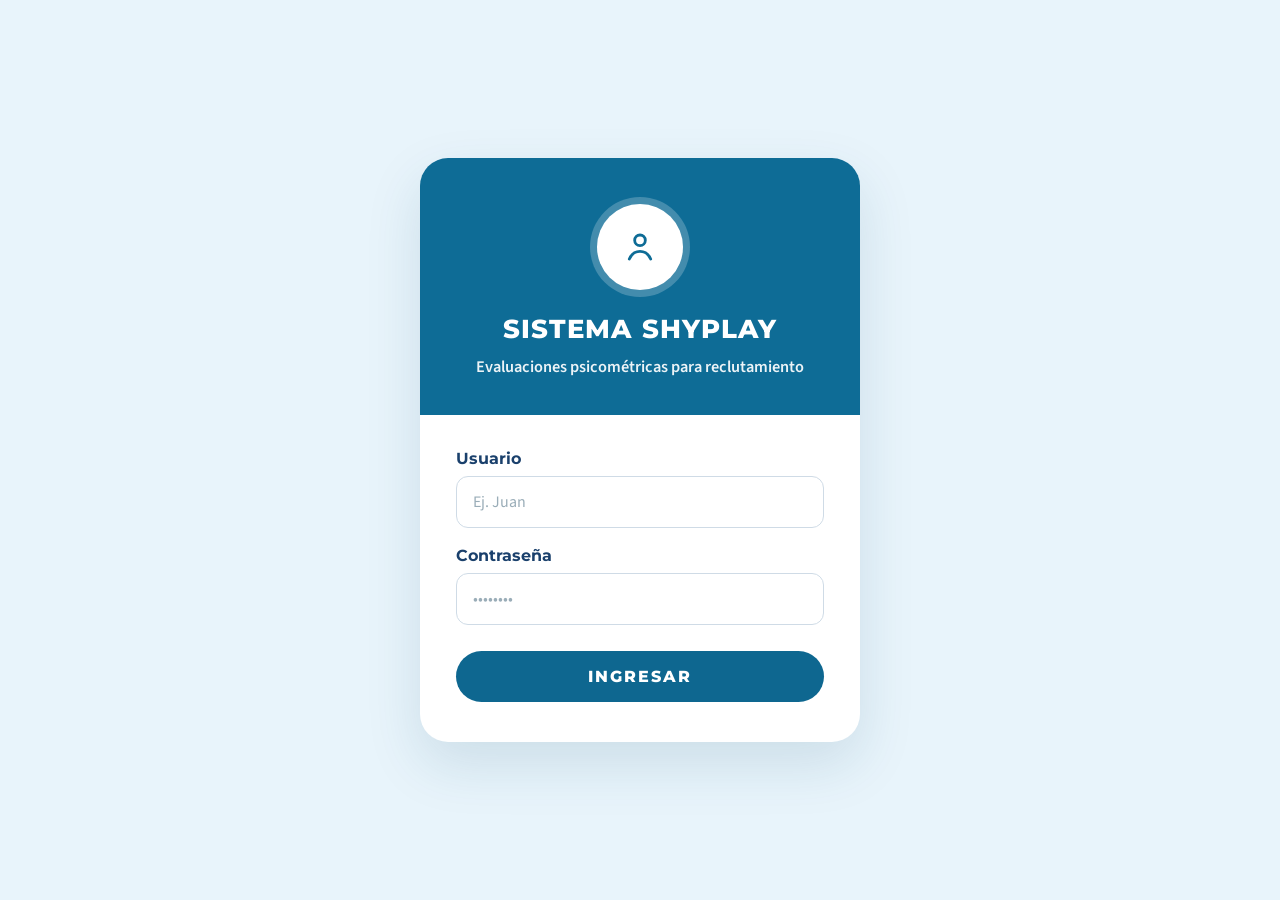
<file: pruebaSistem/index.html>
<!DOCTYPE html>
<html lang="es">
<head>
  <meta charset="UTF-8">
  <meta http-equiv="refresh" content="0; url=login.html">
  <title>Sistema Shyplay</title>
  <script>location.replace("login.html");</script>
</head>
<body>
  <p><a href="login.html">Entrar al Sistema Shyplay</a></p>
</body>
</html>
</file>
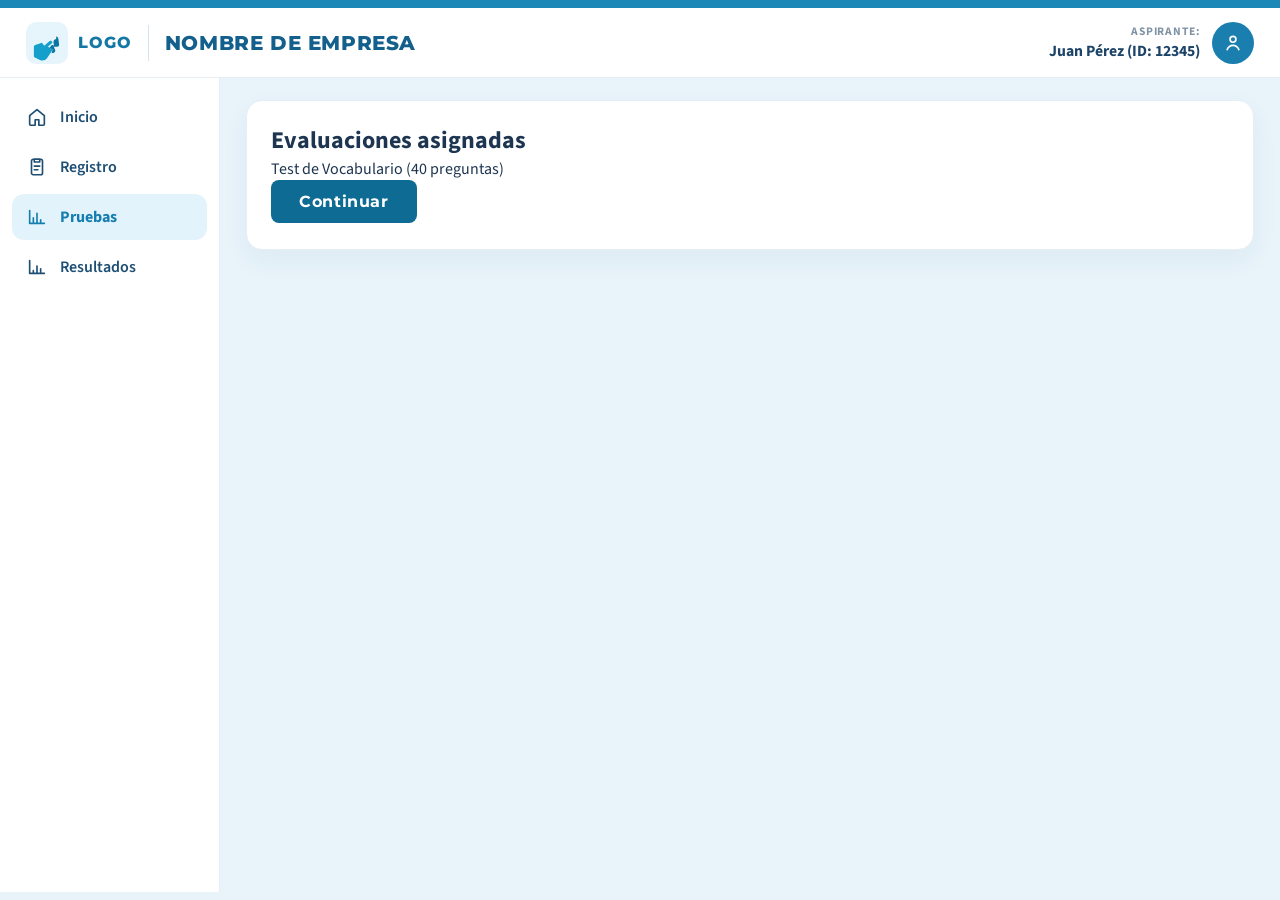
<file: pruebaSistem/dashboard.html>
<!DOCTYPE html>
<html lang="es">
<head>
  <meta charset="UTF-8">
  <meta name="viewport" content="width=device-width, initial-scale=1.0">
  <title>Prueba activa | Sistema Shyplay</title>
  <link rel="preconnect" href="https://fonts.googleapis.com">
  <link rel="preconnect" href="https://fonts.gstatic.com" crossorigin>
  <link href="https://fonts.googleapis.com/css2?family=Montserrat:wght@600;700;800&family=Source+Sans+3:wght@400;600;700&display=swap" rel="stylesheet">
  <link rel="stylesheet" href="css/estilos.css">
</head>
<body class="pagina-app">
<header class="barra">
  <div class="marca">
    <a class="marca-logo" href="inicio.html">
        <span class="marca-icono" aria-hidden="true">
          <svg viewBox="0 0 64 64">
            <rect width="64" height="64" rx="16" fill="#e6f5fb"/>
            <path fill="#15a0cc" d="M12 38c0-1.4.8-2.6 2-3.1l9.2-3c.8-.3 1.6.1 2.1.8l2.4 3.4 8.4-7.1c1.4-1.2 3.5-.4 3.8 1.4l.3 1.4-6.8 6 5 2.4c1.6.8 2 2.7 1 4.1L32 55.2c-2.4 3.2-7 4.4-10.8 2.6l-7.6-3.6c-1-.5-1.6-1.4-1.6-2.4V38z"/>
            <path fill="#0c74a0" d="M46 22c1.8.4 3.1 1.8 3.3 3.6l1.2 8.6c.3 1.8-1.1 3.4-2.9 3.4l-5.2.2 2 5c.7 1.6-.2 3.5-2 3.9l-3.4.8 1.5-5.6-4.6-2.6 3.7-4.6 3 1.3-.7-5.2c-.3-2 .8-3.9 2.8-4.5l1.3-.3z"/>
          </svg>
        </span>
      LOGO
    </a>
    <span class="marca-divisor" aria-hidden="true"></span>
    <p class="marca-empresa">NOMBRE DE EMPRESA</p>
  </div>
  <div class="aspirante">
    <div>
      <span class="aspirante-etiqueta">ASPIRANTE:</span>
      <strong class="aspirante-nombre" id="aspirante-nombre">Juan Pérez (ID: 12345)</strong>
    </div>
    <span class="aspirante-avatar" aria-hidden="true">
        <svg viewBox="0 0 24 24"><circle cx="12" cy="8" r="3.2"></circle><path d="M5.6 19.2c1.3-3.1 3.6-4.6 6.4-4.6s5.1 1.5 6.4 4.6"></path></svg>
      </span>
  </div>
</header>
<div class="layout">
  <nav class="menu" aria-label="Principal">
    <a href="inicio.html">
      <svg viewBox="0 0 24 24"><path d="M4 10.5 12 4l8 6.5V20a1 1 0 0 1-1 1h-5v-6H10v6H5a1 1 0 0 1-1-1v-9.5z"></path></svg>
      Inicio
    </a>
    <a href="registro.html">
      <svg viewBox="0 0 24 24"><rect x="6" y="3.5" width="12" height="17" rx="2"></rect><path d="M9 3.5h6v3H9zM9 11h6M9 15h4"></path></svg>
      Registro
    </a>
    <a class="activo" href="pruebas.html" aria-current="page">
      <svg viewBox="0 0 24 24"><path d="M4 19V5M4 19h16M8 19v-6M12 19V8M16 19v-4"></path></svg>
      Pruebas
    </a>
    <a href="resultados.html">
      <svg viewBox="0 0 24 24"><path d="M4 19V5M4 19h16M8 16v3M12 11v8M16 14v5"></path></svg>
      Resultados
    </a>
  </nav>
  <main class="contenido" id="contenedor-principal">
    <!-- Aquí puedes poner la vista previa o la tarjeta de bienvenida a las pruebas -->
    <section class="panel">
      <h2>Evaluaciones asignadas</h2>
      <p>Test de Vocabulario (40 preguntas)</p>
      <a href="test_vocabulario.html" class="boton">Continuar</a>
    </section>
  </main>
</div>
<script src="js/comun.js"></script>
</body>
</html>
</file>
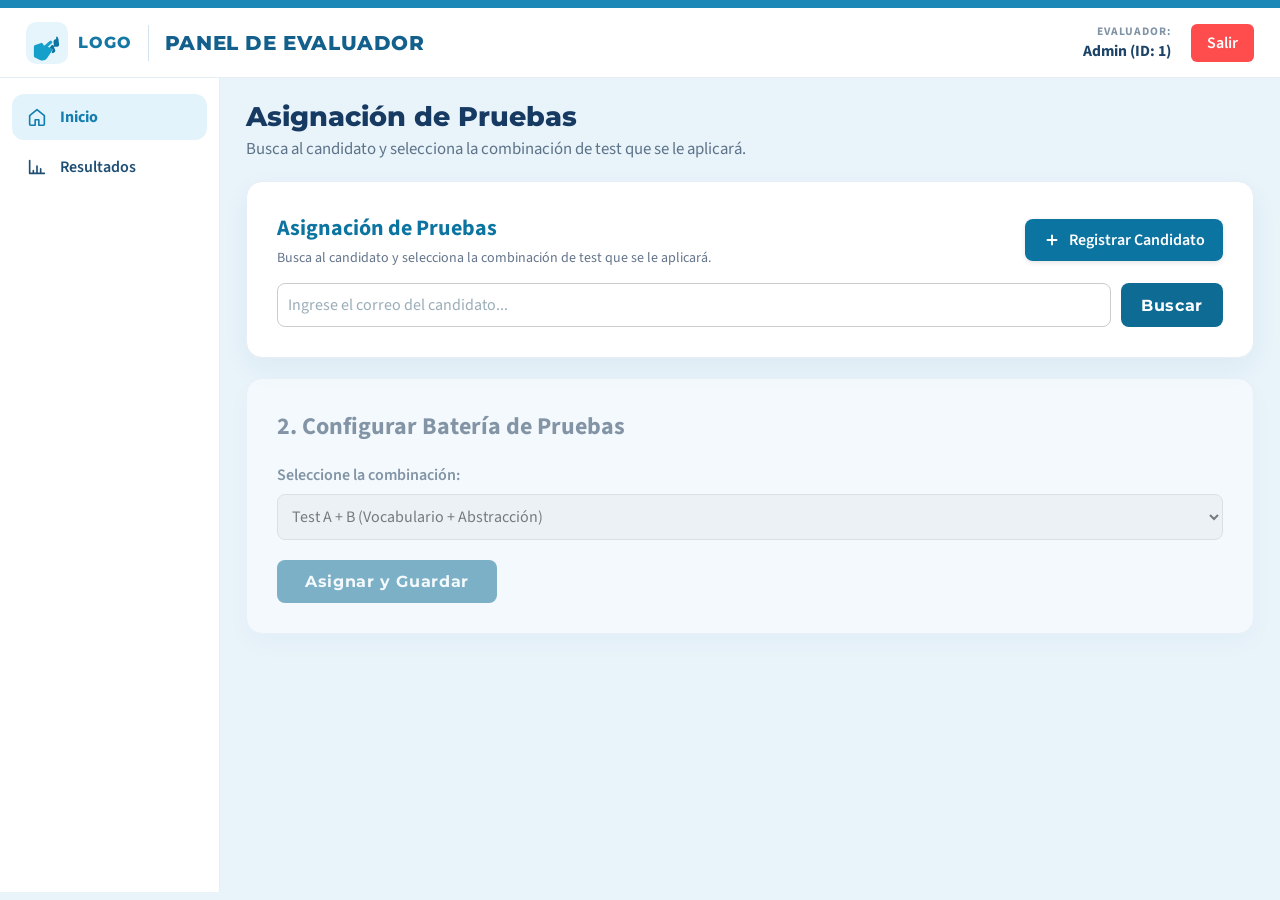
<file: pruebaSistem/evaluador.html>
<!DOCTYPE html>
<html lang="es">
<head>
    <meta charset="UTF-8">
    <meta name="viewport" content="width=device-width, initial-scale=1.0">
    <title>Panel Evaluador | Sistema Shyplay</title>
    <link rel="preconnect" href="https://fonts.googleapis.com">
    <link rel="preconnect" href="https://fonts.gstatic.com" crossorigin>
    <link href="https://fonts.googleapis.com/css2?family=Montserrat:wght@600;700;800&family=Source+Sans+3:wght@400;600;700&display=swap" rel="stylesheet">
    <link rel="stylesheet" href="css/estilos.css">
</head>
<body class="pagina-app">
<header class="barra">
    <div class="marca">
        <a class="marca-logo" href="evaluador.html">
        <span class="marca-icono" aria-hidden="true">
          <svg viewBox="0 0 64 64">
            <rect width="64" height="64" rx="16" fill="#e6f5fb"/>
            <path fill="#15a0cc" d="M12 38c0-1.4.8-2.6 2-3.1l9.2-3c.8-.3 1.6.1 2.1.8l2.4 3.4 8.4-7.1c1.4-1.2 3.5-.4 3.8 1.4l.3 1.4-6.8 6 5 2.4c1.6.8 2 2.7 1 4.1L32 55.2c-2.4 3.2-7 4.4-10.8 2.6l-7.6-3.6c-1-.5-1.6-1.4-1.6-2.4V38z"/>
            <path fill="#0c74a0" d="M46 22c1.8.4 3.1 1.8 3.3 3.6l1.2 8.6c.3 1.8-1.1 3.4-2.9 3.4l-5.2.2 2 5c.7 1.6-.2 3.5-2 3.9l-3.4.8 1.5-5.6-4.6-2.6 3.7-4.6 3 1.3-.7-5.2c-.3-2 .8-3.9 2.8-4.5l1.3-.3z"/>
          </svg>
        </span>
            LOGO
        </a>
        <span class="marca-divisor" aria-hidden="true"></span>
        <p class="marca-empresa">PANEL DE EVALUADOR</p>
    </div>

    <!-- Contenedor derecho: Información del usuario + Botón Salir -->
    <div style="display: flex; align-items: center; gap: 20px;">
        <div class="aspirante">
            <div>
                <span class="aspirante-etiqueta">EVALUADOR:</span>
                <strong class="aspirante-nombre" id="evaluador-nombre">Admin (ID: 1)</strong>
            </div>
        </div>
        <!-- Botón Salir -->
        <button id="btn-salir" style="background-color: #ff4d4d; color: white; border: none; padding: 8px 16px; border-radius: 6px; font-weight: 600; cursor: pointer; transition: background 0.2s;">
            Salir
        </button>
    </div>
</header>

<div class="layout">
    <nav class="menu" aria-label="Principal">
        <a class="activo" href="evaluador.html">
            <svg viewBox="0 0 24 24"><path d="M4 10.5 12 4l8 6.5V20a1 1 0 0 1-1 1h-5v-6H10v6H5a1 1 0 0 1-1-1v-9.5z"></path></svg>
            Inicio
        </a>
        <a href="resultados.html">
            <svg viewBox="0 0 24 24"><path d="M4 19V5M4 19h16M8 16v3M12 11v8M16 14v5"></path></svg>
            Resultados
        </a>
    </nav>

    <main class="contenido">
        <h1 class="titulo-pagina">Asignación de Pruebas</h1>
        <p class="subtitulo">Busca al candidato y selecciona la combinación de test que se le aplicará.</p>

        <!--SECCIÓN DE BÚSQUEDA DE CANDIDATO -->
        <section class="panel" style="margin-top: 20px; padding: 30px;">
            <!-- Encabezado de la sección con el botón de registro alineado a la derecha -->
            <div style="display: flex; justify-content: space-between; align-items: center; margin-bottom: 15px;">
                <div>
                    <h2 style="font-size: 22px; color: #0c74a0; margin: 0;">Asignación de Pruebas</h2>
                    <p style="color: #64748b; margin: 4px 0 0 0; font-size: 14px;">Busca al candidato y selecciona la combinación de test que se le aplicará.</p>
                </div>

                <!-- Botón para abrir el modal de registro -->
                <button id="btn-abrir-modal-registro" style="background-color: #0c74a0; color: white; border: none; padding: 10px 18px; border-radius: 8px; font-weight: 600; cursor: pointer; display: flex; align-items: center; gap: 8px; box-shadow: 0 2px 5px rgba(0,0,0,0.1); transition: background 0.2s;">
                    <svg viewBox="0 0 24 24" width="18" height="18" fill="none" stroke="currentColor" stroke-width="2.5"><path d="M12 5v14M5 12h14"/></svg>
                    Registrar Candidato
                </button>
            </div>
            <div style="display: flex; gap: 10px; margin-top: 15px;">
                <input type="email" id="input-correo-buscar" class="input-control" placeholder="Ingrese el correo del candidato..." style="flex: 1; padding: 10px; border-radius: 8px; border: 1px solid #ccc;">
                <button type="button" id="btn-buscar-candidato" class="boton" style="padding: 10px 20px;">Buscar</button>
            </div>

            <!-- Contenedor donde se mostrará la info del candidato una vez encontrado -->
            <div id="info-candidato" style="margin-top: 20px; padding: 15px; background: #f4f6f8; border-radius: 8px; display: none;">
                <p><strong>Candidato encontrado:</strong> <span id="lbl-nombre-candidato"></span></p>
                <p><strong>Correo:</strong> <span id="lbl-correo-candidato"></span></p>
                <input type="hidden" id="id-candidato-encontrado">
            </div>
        </section>

        <!--SECCION DE CONFIGURAR BATERÍA (Oculta hasta que se encuentre al candidato) -->
        <section id="seccion-bateria" class="panel" style="margin-top: 20px; padding: 30px; opacity: 0.5; pointer-events: none;">
            <h2>2. Configurar Batería de Pruebas</h2>
            <form id="form-asignar-prueba" style="margin-top: 20px;">
                <div style="margin-bottom: 20px;">
                    <label for="select-bateria" style="display: block; margin-bottom: 8px; font-weight: 600;">Seleccione la combinación:</label>
                    <select id="select-bateria" class="input-control" style="width: 100%; padding: 10px; border-radius: 8px; border: 1px solid #ccc;">
                        <option value="AB">Test A + B (Vocabulario + Abstracción)</option>
                        <option value="AC">Test A + C (Vocabulario + Bloques)</option>
                    </select>
                </div>
                <button type="submit" class="boton">Asignar y Guardar</button>
            </form>
        </section>
    </main>
</div>

<div id="modal-cargando" style="position: fixed !important; top: 0 !important; left: 0 !important; width: 100vw !important; height: 100vh !important; background: rgba(0,0,0,0.6) !important; display: none; justify-content: center !important; align-items: center !important; z-index: 999999 !important;">
    <div style="background: white; padding: 40px; border-radius: 12px; text-align: center; box-shadow: 0 4px 20px rgba(0,0,0,0.3);">
        <div class="spinner" style="border: 4px solid #f3f3f3; border-top: 4px solid #15a0cc; border-radius: 50%; width: 40px; height: 40px; animation: spin 1s linear infinite; margin: 0 auto 15px auto;"></div>
        <h3 style="font-family: 'Montserrat', sans-serif; color: #333; margin: 0;">Un momento</h3>
        <p style="color: #666; font-size: 14px; margin-top: 5px;">Buscando información...</p>
    </div>
</div>
<style>
    @keyframes spin { 0% { transform: rotate(0deg); } 100% { transform: rotate(360deg); } }
</style>

<!-- Modal de Registro de Candidato -->
<div id="modal-registro-candidato" style="display: none; position: fixed; top: 0; left: 0; width: 100%; height: 100%; background: rgba(0,0,0,0.5); z-index: 1000; justify-content: center; align-items: center; padding: 20px;">
    <div style="background: #fff; border-radius: 12px; width: 100%; max-width: 650px; box-shadow: 0 10px 25px rgba(0,0,0,0.2); overflow: hidden;">

        <!-- Banner superior del modal -->
        <div style="background: linear-gradient(135deg, #0c74a0 0%, #15a0cc 100%); padding: 20px 30px; color: white; display: flex; justify-content: space-between; align-items: center;">
            <div>
                <h3 style="margin: 0; font-size: 20px; font-weight: 700;">Registrar Nuevo Candidato</h3>
                <p style="margin: 4px 0 0 0; font-size: 13px; opacity: 0.9;">Ingresa la información básica para dar de alta al aspirante en el sistema.</p>
            </div>
            <button id="btn-cerrar-modal" style="background: none; border: none; color: white; font-size: 24px; cursor: pointer; padding: 0; line-height: 1;">&times;</button>
        </div>

        <!-- Formulario -->
        <form id="form-registrar-candidato" style="padding: 30px;">

            <!-- Fila: Nombre y Apellidos -->
            <div style="display: grid; grid-template-columns: 1fr 1fr; gap: 15px; margin-bottom: 20px;">
                <div>
                    <label style="display: block; font-size: 13px; font-weight: 600; color: #333; margin-bottom: 6px;">Nombre(s)</label>
                    <input type="text" id="reg-nombre" required placeholder="Ej. Juan" style="width: 100%; padding: 10px 12px; border: 1px solid #cbd5e1; border-radius: 6px; font-size: 14px; box-sizing: border-box;">
                </div>
                <div>
                    <label style="display: block; font-size: 13px; font-weight: 600; color: #333; margin-bottom: 6px;">Apellidos</label>
                    <input type="text" id="reg-apellido" required placeholder="Ej. Pérez Gómez" style="width: 100%; padding: 10px 12px; border: 1px solid #cbd5e1; border-radius: 6px; font-size: 14px; box-sizing: border-box;">
                </div>
            </div>

            <!-- Fila: Correo y Teléfono -->
            <div style="display: grid; grid-template-columns: 1fr 1fr; gap: 15px; margin-bottom: 20px;">
                <div>
                    <label style="display: block; font-size: 13px; font-weight: 600; color: #333; margin-bottom: 6px;">Correo Electrónico</label>
                    <input type="email" id="reg-correo" required placeholder="correo@ejemplo.com" style="width: 100%; padding: 10px 12px; border: 1px solid #cbd5e1; border-radius: 6px; font-size: 14px; box-sizing: border-box;">
                </div>
                <div>
                    <label style="display: block; font-size: 13px; font-weight: 600; color: #333; margin-bottom: 6px;">Teléfono de Contacto</label>
                    <input type="tel" id="reg-telefono" required placeholder="10 dígitos" style="width: 100%; padding: 10px 12px; border: 1px solid #cbd5e1; border-radius: 6px; font-size: 14px; box-sizing: border-box;">
                </div>
            </div>

            <!-- Fila: Contraseña -->
            <div style="margin-bottom: 20px;">
                <label style="display: block; font-size: 13px; font-weight: 600; color: #333; margin-bottom: 6px;">Contraseña de Acceso</label>
                <input type="password" id="reg-password" required placeholder="••••••••" style="width: 100%; padding: 10px 12px; border: 1px solid #cbd5e1; border-radius: 6px; font-size: 14px; box-sizing: border-box;">
                <small style="color: #64748b; font-size: 11px; margin-top: 4px; display: block;">Esta contraseña será la que use el candidato para iniciar sesión en su prueba.</small>
            </div>

            <!-- Fila: Domicilio y Fecha de Nacimiento -->
            <div style="display: grid; grid-template-columns: 1fr 1fr; gap: 15px; margin-bottom: 25px;">
                <div>
                    <label style="display: block; font-size: 13px; font-weight: 600; color: #333; margin-bottom: 6px;">Domicilio</label>
                    <input type="text" id="reg-domicilio" required placeholder="Ej. ABCDEFGHI" style="width: 100%; padding: 10px 12px; border: 1px solid #cbd5e1; border-radius: 6px; font-size: 14px; box-sizing: border-box;">
                </div>
                <div>
                    <label style="display: block; font-size: 13px; font-weight: 600; color: #333; margin-bottom: 6px;">Fecha de Nacimiento</label>
                    <input type="date" id="reg-fecha-nacimiento" required style="width: 100%; padding: 10px 12px; border: 1px solid #cbd5e1; border-radius: 6px; font-size: 14px; box-sizing: border-box;">
                </div>
            </div>

            <!-- Botones de Acción -->
            <div style="display: flex; justify-content: flex-end; gap: 12px; border-top: 1px solid #e2e8f0; padding-top: 20px;">
                <button type="button" id="btn-cancelar-modal" style="background: #e2e8f0; color: #334155; border: none; padding: 10px 20px; border-radius: 6px; font-weight: 600; cursor: pointer;">Cancelar</button>
                <button type="submit" style="background: #0c74a0; color: white; border: none; padding: 10px 24px; border-radius: 6px; font-weight: 600; cursor: pointer; transition: background 0.2s;">Guardar y Registrar</button>
            </div>

        </form>
    </div>
</div>

<!-- Modal de Carga para Salir -->
<div id="modal-salida" style="display: none; position: fixed; top: 0; left: 0; width: 100%; height: 100%; background: rgba(0,0,0,0.5); z-index: 9999; justify-content: center; align-items: center;">
    <div style="background: white; padding: 30px; border-radius: 12px; text-align: center; box-shadow: 0 4px 15px rgba(0,0,0,0.2);">
        <div class="spinner" style="width: 45px; height: 45px; border: 4px solid #f3f3f3; border-top: 4px solid #15a0cc; border-radius: 50%; animation: spin 0.8s linear infinite; margin: 0 auto 15px auto;"></div>
        <p style="font-family: 'Source Sans 3', sans-serif; font-weight: 600; color: #333; margin: 0;">Cerrando sesión...</p>
    </div>
</div>

<script src="js/comun.js"></script>
<script src="js/config.js"></script>
<script src="js/evaluador.js"></script>
<script src="js/modal_registro_candidato.js"></script>
</body>
</html>
</file>
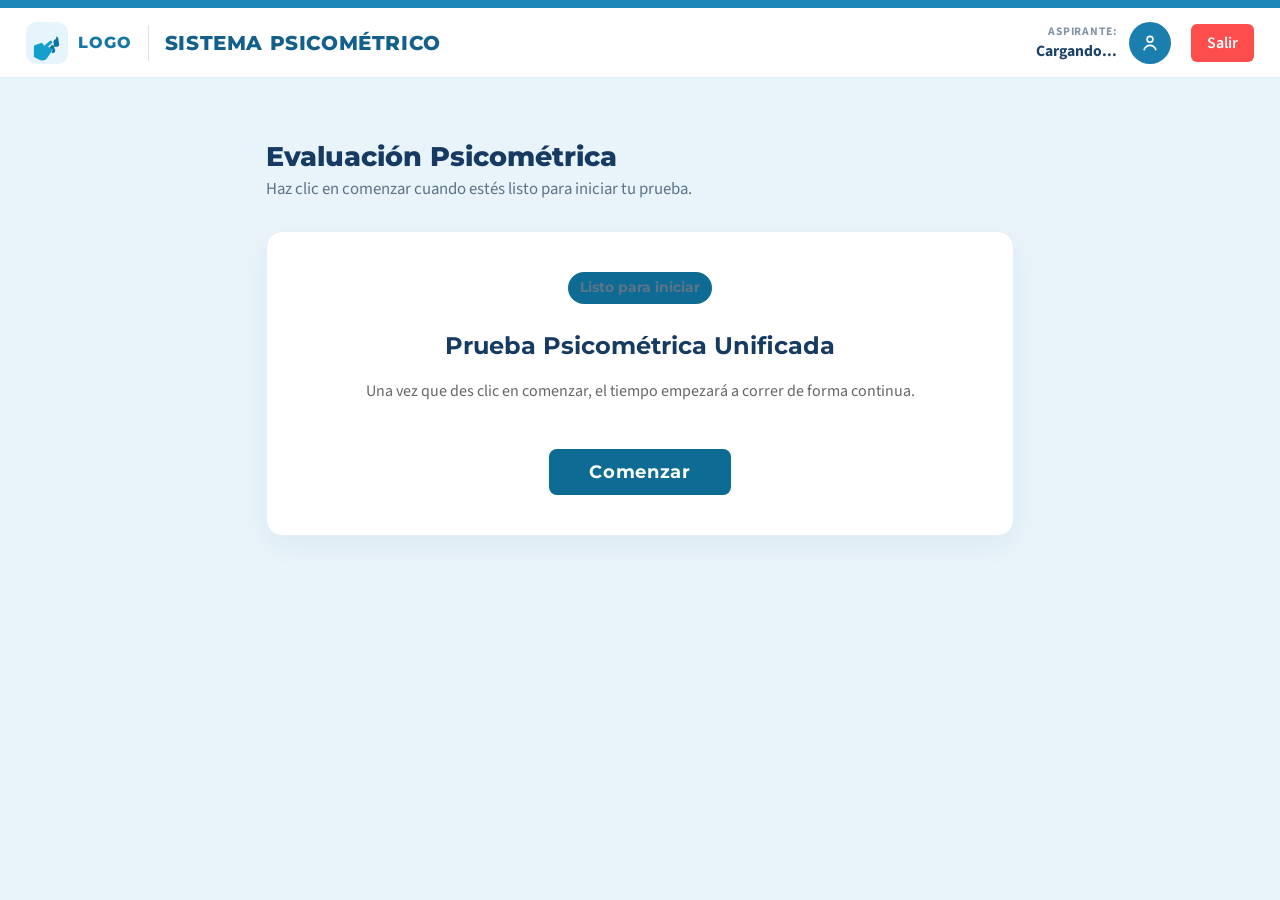
<file: pruebaSistem/inicio.html>
<!DOCTYPE html>
<html lang="es">
<head>
  <meta charset="UTF-8">
  <meta name="viewport" content="width=device-width, initial-scale=1.0">
  <title>Evaluación | Sistema Shyplay</title>
  <link rel="preconnect" href="https://fonts.googleapis.com">
  <link rel="preconnect" href="https://fonts.gstatic.com" crossorigin>
  <link href="https://fonts.googleapis.com/css2?family=Montserrat:wght@600;700;800&family=Source+Sans+3:wght@400;600;700&display=swap" rel="stylesheet">
  <link rel="stylesheet" href="css/estilos.css">
</head>
<body class="pagina-app">
<header class="barra">
  <div class="marca">
      <span class="marca-logo">
        <span class="marca-icono" aria-hidden="true">
          <svg viewBox="0 0 64 64">
            <rect width="64" height="64" rx="16" fill="#e6f5fb"/>
            <path fill="#15a0cc" d="M12 38c0-1.4.8-2.6 2-3.1l9.2-3c.8-.3 1.6.1 2.1.8l2.4 3.4 8.4-7.1c1.4-1.2 3.5-.4 3.8 1.4l.3 1.4-6.8 6 5 2.4c1.6.8 2 2.7 1 4.1L32 55.2c-2.4 3.2-7 4.4-10.8 2.6l-7.6-3.6c-1-.5-1.6-1.4-1.6-2.4V38z"/>
            <path fill="#0c74a0" d="M46 22c1.8.4 3.1 1.8 3.3 3.6l1.2 8.6c.3 1.8-1.1 3.4-2.9 3.4l-5.2.2 2 5c.7 1.6-.2 3.5-2 3.9l-3.4.8 1.5-5.6-4.6-2.6 3.7-4.6 3 1.3-.7-5.2c-.3-2 .8-3.9 2.8-4.5l1.3-.3z"/>
          </svg>
        </span>
        LOGO
      </span>
    <span class="marca-divisor" aria-hidden="true"></span>
    <p class="marca-empresa">SISTEMA PSICOMÉTRICO</p>
  </div>

  <!-- Contenedor derecho: Información del usuario + Botón Salir -->
  <!-- Contenedor derecho: Información del aspirante + Botón Salir -->
  <div style="display: flex; align-items: center; gap: 20px;">
    <div class="aspirante">
      <div>
        <span class="aspirante-etiqueta">ASPIRANTE:</span>
        <strong class="aspirante-nombre" id="aspirante-nombre">Cargando...</strong>
      </div>
      <span class="aspirante-avatar" aria-hidden="true">
        <svg viewBox="0 0 24 24"><circle cx="12" cy="8" r="3.2"></circle><path d="M5.6 19.2c1.3-3.1 3.6-4.6 6.4-4.6s5.1 1.5 6.4 4.6"></path></svg>
      </span>
    </div>

    <!-- Botón Salir -->
    <button id="btn-salir" style="background-color: #ff4d4d; color: white; border: none; padding: 8px 16px; border-radius: 6px; font-weight: 600; cursor: pointer; transition: background 0.2s;">
      Salir
    </button>
  </div>
</header>

<div class="layout" style="grid-template-columns: 1fr;">
  <!-- Menú lateral removido por completo para el candidato -->
  <main class="contenido" style="max-width: 800px; margin: 40px auto; width: 100%;">
    <h1 class="titulo-pagina">Evaluación Psicométrica</h1>
    <p class="subtitulo">Haz clic en comenzar cuando estés listo para iniciar tu prueba.</p>

    <section class="panel panel-destacado" style="text-align: center; padding: 40px; margin-top: 30px;">
      <p class="insignia" style="display: inline-block; margin-bottom: 15px;">Listo para iniciar</p>
      <h2 style="font-size: 24px; margin-bottom: 20px;">Prueba Psicométrica Unificada</h2>
      <p style="color: #666; margin-bottom: 30px;">Una vez que des clic en comenzar, el tiempo empezará a correr de forma continua.</p>
      <a class="boton" id="boton-prueba-inicio" href="test.html" style="font-size: 18px; padding: 12px 40px; display: inline-block;">Comenzar</a>
    </section>
  </main>
</div>

<div id="modal-salida" style="display: none; position: fixed; top: 0; left: 0; width: 100%; height: 100%; background: rgba(0,0,0,0.5); z-index: 9999; justify-content: center; align-items: center;">
  <div style="background: white; padding: 30px; border-radius: 12px; text-align: center; box-shadow: 0 4px 15px rgba(0,0,0,0.2);">
    <!-- Círculo animado -->
    <div class="spinner" style="width: 45px; height: 45px; border: 4px solid #f3f3f3; border-top: 4px solid #15a0cc; border-radius: 50%; animation: spin 0.8s linear infinite; margin: 0 auto 15px auto;"></div>
    <p style="font-family: 'Source Sans 3', sans-serif; font-weight: 600; color: #333; margin: 0;">Cerrando sesión...</p>
  </div>
</div>

<script src="js/comun.js"></script>
<script src="js/config.js"></script>
<script src="js/modal_registro_candidato.js"></script>
</body>
</html>
</file>
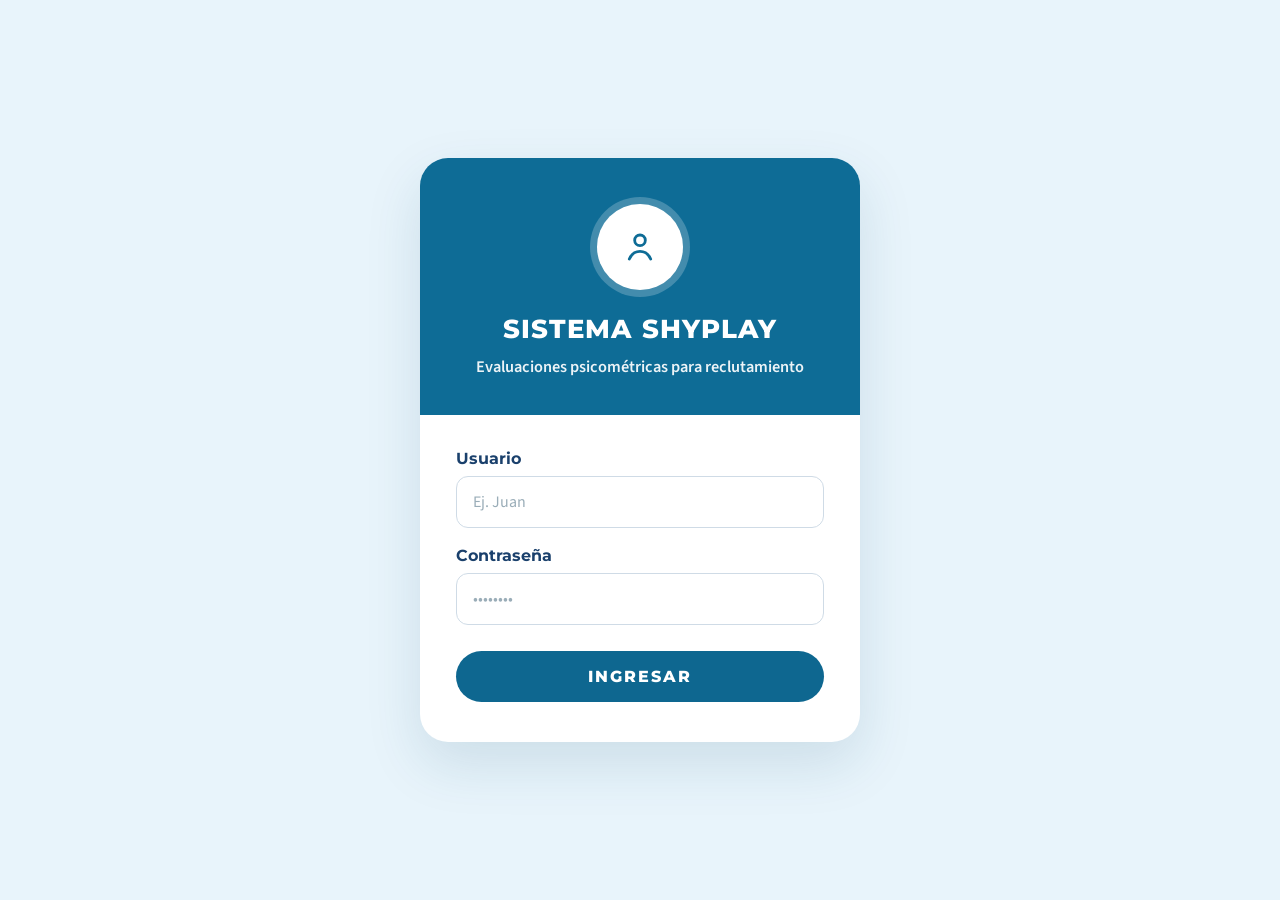
<file: pruebaSistem/login.html>
<!DOCTYPE html>
<html lang="es">
<head>
  <meta charset="UTF-8">
  <meta name="viewport" content="width=device-width, initial-scale=1.0">
  <title>Ingresar | Sistema Shyplay</title>
  <link rel="preconnect" href="https://fonts.googleapis.com">
  <link rel="preconnect" href="https://fonts.gstatic.com" crossorigin>
  <link href="https://fonts.googleapis.com/css2?family=Montserrat:wght@600;700;800&family=Source+Sans+3:wght@400;600;700&display=swap" rel="stylesheet">
  <link rel="stylesheet" href="css/estilos.css">
</head>
<body class="pagina-login">
  <main class="tarjeta-login">
    <header class="login-cabecera">
      <div class="login-icono" aria-hidden="true">
        <svg viewBox="0 0 24 24">
          <circle cx="12" cy="8" r="3.2"></circle>
          <path d="M5.6 19.2c1.3-3.1 3.6-4.6 6.4-4.6s5.1 1.5 6.4 4.6"></path>
        </svg>
      </div>
      <h1>SISTEMA SHYPLAY</h1>
      <p>Evaluaciones psicométricas para reclutamiento</p>
    </header>
    <form class="login-form" id="form-login" data-servicio="auth.login" action="#" method="post" novalidate>
      <div class="campo">
        <label for="usuario">Usuario</label>
        <input id="usuario" name="usuario" type="text" placeholder="Ej. Juan" autocomplete="username">
      </div>
      <div class="campo">
        <label for="contrasena">Contraseña</label>
        <input id="contrasena" name="contrasena" type="password" placeholder="••••••••" autocomplete="current-password">
      </div>
      <p class="mensaje-error" id="login-error" hidden>Ingresa usuario y contraseña.</p>
      <button type="submit">INGRESAR</button>
    </form>
  </main>

  <!-- SPINNER / MODAL DE CARGA EN LOGIN -->
  <div id="modal-cargando-login" style="position: fixed; top: 0; left: 0; width: 100%; height: 100%; background: rgba(0,0,0,0.5); display: none; justify-content: center; align-items: center; z-index: 9999;">
    <div style="background: white; padding: 40px; border-radius: 12px; text-align: center; box-shadow: 0 4px 20px rgba(0,0,0,0.15);">
      <div class="spinner" style="border: 4px solid #f3f3f3; border-top: 4px solid #15a0cc; border-radius: 50%; width: 40px; height: 40px; animation: spin 1s linear infinite; margin: 0 auto 15px auto;"></div>
      <h3 style="font-family: 'Montserrat', sans-serif; color: #333; margin: 0;">Un momento</h3>
      <p style="color: #666; font-size: 14px; margin-top: 5px;">Iniciando sesión...</p>
    </div>
  </div>
  <style>
    @keyframes spin { 0% { transform: rotate(0deg); } 100% { transform: rotate(360deg); } }
  </style>

  <script src="js/login.js"></script>
</body>
</html>
</file>
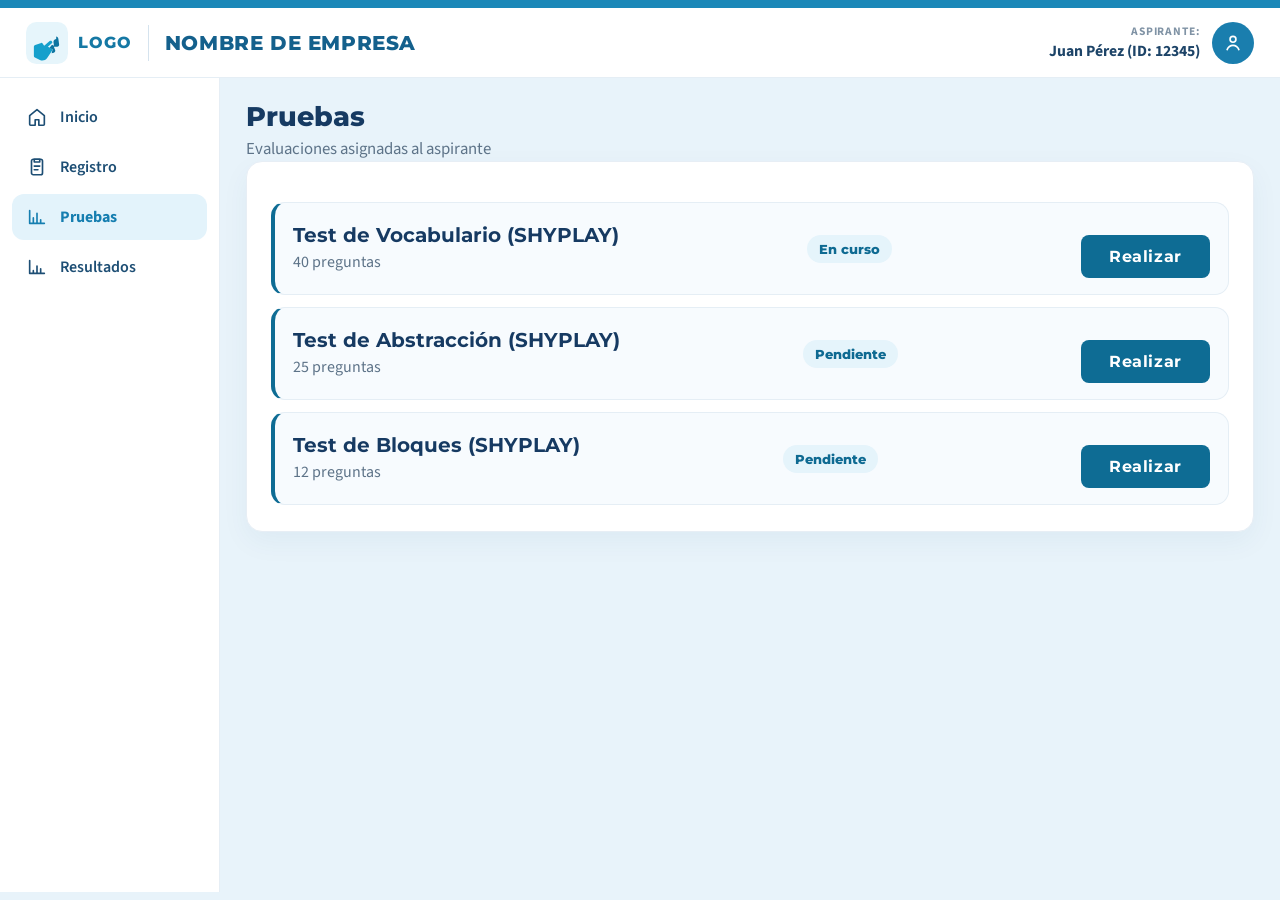
<file: pruebaSistem/pruebas.html>
<!DOCTYPE html>
<html lang="es">
<head>
  <meta charset="UTF-8">
  <meta name="viewport" content="width=device-width, initial-scale=1.0">
  <title>Pruebas | Sistema Shyplay</title>
  <link rel="preconnect" href="https://fonts.googleapis.com">
  <link rel="preconnect" href="https://fonts.gstatic.com" crossorigin>
  <link href="https://fonts.googleapis.com/css2?family=Montserrat:wght@600;700;800&family=Source+Sans+3:wght@400;600;700&display=swap" rel="stylesheet">
  <link rel="stylesheet" href="css/estilos.css">
</head>
<body class="pagina-app">
  <header class="barra">
    <div class="marca">
      <a class="marca-logo" href="inicio.html">
        <span class="marca-icono" aria-hidden="true">
          <svg viewBox="0 0 64 64">
            <rect width="64" height="64" rx="16" fill="#e6f5fb"/>
            <path fill="#15a0cc" d="M12 38c0-1.4.8-2.6 2-3.1l9.2-3c.8-.3 1.6.1 2.1.8l2.4 3.4 8.4-7.1c1.4-1.2 3.5-.4 3.8 1.4l.3 1.4-6.8 6 5 2.4c1.6.8 2 2.7 1 4.1L32 55.2c-2.4 3.2-7 4.4-10.8 2.6l-7.6-3.6c-1-.5-1.6-1.4-1.6-2.4V38z"/>
            <path fill="#0c74a0" d="M46 22c1.8.4 3.1 1.8 3.3 3.6l1.2 8.6c.3 1.8-1.1 3.4-2.9 3.4l-5.2.2 2 5c.7 1.6-.2 3.5-2 3.9l-3.4.8 1.5-5.6-4.6-2.6 3.7-4.6 3 1.3-.7-5.2c-.3-2 .8-3.9 2.8-4.5l1.3-.3z"/>
          </svg>
        </span>
        LOGO
      </a>
      <span class="marca-divisor" aria-hidden="true"></span>
      <p class="marca-empresa">NOMBRE DE EMPRESA</p>
    </div>
    <div class="aspirante">
      <div>
        <span class="aspirante-etiqueta">ASPIRANTE:</span>
        <strong class="aspirante-nombre" id="aspirante-nombre">Juan Pérez (ID: 12345)</strong>
      </div>
      <span class="aspirante-avatar" aria-hidden="true">
        <svg viewBox="0 0 24 24"><circle cx="12" cy="8" r="3.2"></circle><path d="M5.6 19.2c1.3-3.1 3.6-4.6 6.4-4.6s5.1 1.5 6.4 4.6"></path></svg>
      </span>
    </div>
  </header>
  <div class="layout">
    <nav class="menu" aria-label="Principal">
      <a href="inicio.html">
        <svg viewBox="0 0 24 24"><path d="M4 10.5 12 4l8 6.5V20a1 1 0 0 1-1 1h-5v-6H10v6H5a1 1 0 0 1-1-1v-9.5z"></path></svg>
        Inicio
      </a>
      <a href="registro.html">
        <svg viewBox="0 0 24 24"><rect x="6" y="3.5" width="12" height="17" rx="2"></rect><path d="M9 3.5h6v3H9zM9 11h6M9 15h4"></path></svg>
        Registro
      </a>
      <a class="activo" href="pruebas.html" aria-current="page">
        <svg viewBox="0 0 24 24"><path d="M4 19V5M4 19h16M8 19v-6M12 19V8M16 19v-4"></path></svg>
        Pruebas
      </a>
      <a href="resultados.html">
        <svg viewBox="0 0 24 24"><path d="M4 19V5M4 19h16M8 16v3M12 11v8M16 14v5"></path></svg>
        Resultados
      </a>
    </nav>
    <main class="contenido">
      <h1 class="titulo-pagina">Pruebas</h1>
      <p class="subtitulo">Evaluaciones asignadas al aspirante</p>

      <section class="panel">
        <div class="lista" data-servicio="pruebas.listar">

          <!-- Test: Vocabulario -->
          <article class="fila-prueba">
            <div>
              <h2>Test de Vocabulario (SHYPLAY)</h2>
              <p>40 preguntas</p>
            </div>
            <span class="estado" id="estado-vocabulario">En curso</span>
            <a class="boton" href="test_vocabulario.html">Realizar</a>
          </article>

          <!-- Test: Abstracción -->
          <article class="fila-prueba">
            <div>
              <h2>Test de Abstracción (SHYPLAY)</h2>
              <p>25 preguntas</p>
            </div>
            <span class="estado" id="estado-abstraccion">Pendiente</span>
            <a class="boton" id="enlace-abstraccion" href="test_abstraccion.html">Realizar</a>
          </article>

          <article class="fila-prueba">
            <div>
              <h2>Test de Bloques (SHYPLAY)</h2>
              <p>12 preguntas</p>
            </div>
            <span class="estado" id="estado-bloques">Pendiente</span>
            <a class="boton" href="test_bloques.html">Realizar</a>
          </article>

        </div>
      </section>
    </main>
  </div>
  <script src="js/comun.js"></script>
</body>
</html>
</file>
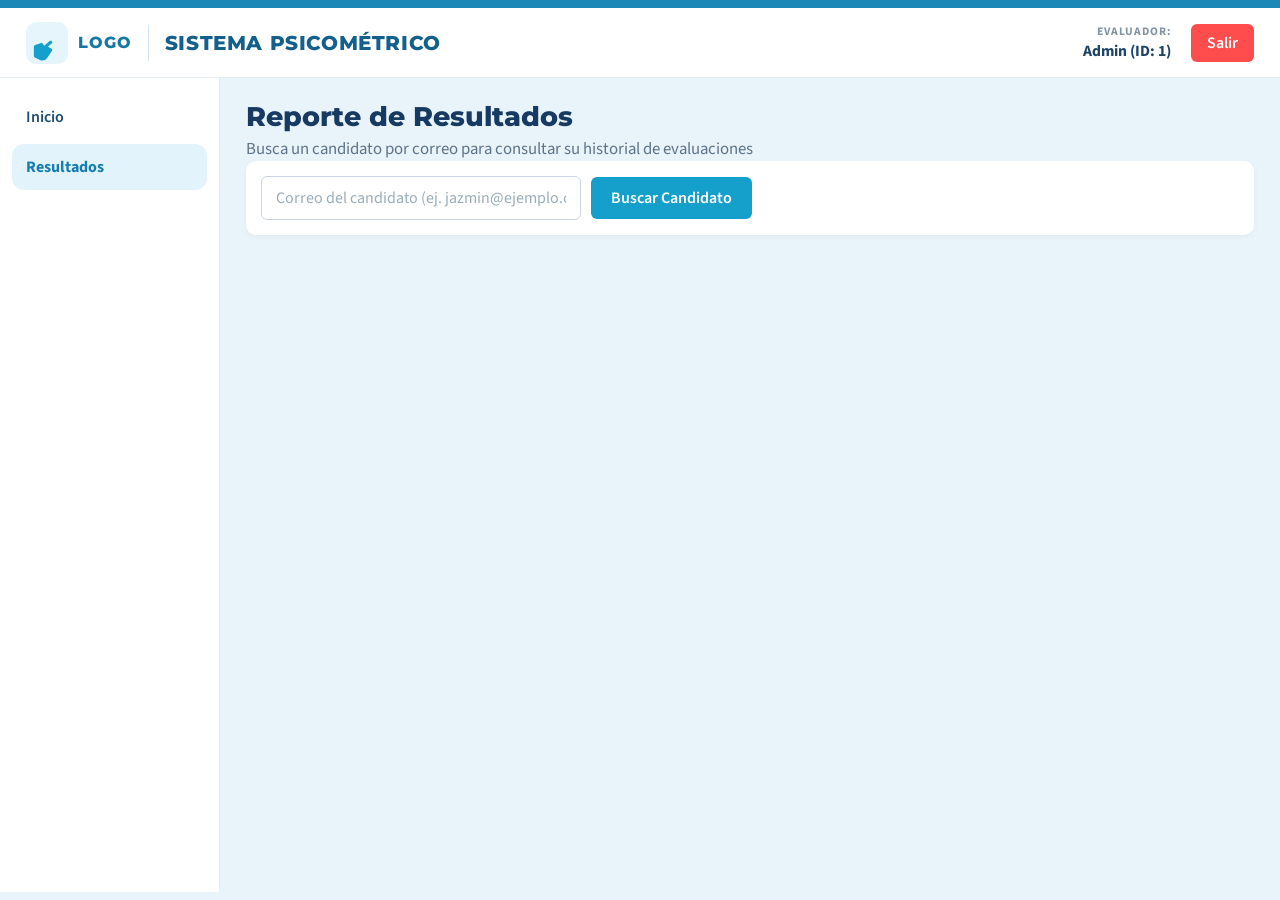
<file: pruebaSistem/resultados.html>
<!DOCTYPE html>
<html lang="es">
<head>
  <meta charset="UTF-8">
  <meta name="viewport" content="width=device-width, initial-scale=1.0">
  <title>Resultados de Evaluación | Sistema Psicométrico</title>
  <link rel="preconnect" href="https://fonts.googleapis.com">
  <link rel="preconnect" href="https://fonts.gstatic.com" crossorigin>
  <link href="https://fonts.googleapis.com/css2?family=Montserrat:wght@600;700;800&family=Source+Sans+3:wght@400;600;700&display=swap" rel="stylesheet">
  <link rel="stylesheet" href="css/estilos.css">
  <link rel="stylesheet" href="css/resultados.css">
</head>
<body class="pagina-app">
<header class="barra">
  <div class="marca">
    <a class="marca-logo" href="evaluador.html">
        <span class="marca-icono" aria-hidden="true">
          <svg viewBox="0 0 64 64"><rect width="64" height="64" rx="16" fill="#e6f5fb"/><path fill="#15a0cc" d="M12 38c0-1.4.8-2.6 2-3.1l9.2-3c.8-.3 1.6.1 2.1.8l2.4 3.4 8.4-7.1c1.4-1.2 3.5-.4 3.8 1.4l.3 1.4-6.8 6 5 2.4c1.6.8 2 2.7 1 4.1L32 55.2c-2.4 3.2-7 4.4-10.8 2.6l-7.6-3.6c-1-.5-1.6-1.4-1.6-2.4V38z"/></svg>
        </span>
      LOGO
    </a>
    <span class="marca-divisor" aria-hidden="true"></span>
    <p class="marca-empresa">SISTEMA PSICOMÉTRICO</p>
  </div>
  <div style="display: flex; align-items: center; gap: 20px;">
    <div class="aspirante">
      <div>
        <span class="aspirante-etiqueta">EVALUADOR:</span>
        <strong class="aspirante-nombre">Admin (ID: 1)</strong>
      </div>
    </div>
    <button id="btn-salir" style="background-color: #ff4d4d; color: white; border: none; padding: 8px 16px; border-radius: 6px; font-weight: 600; cursor: pointer;">Salir</button>
  </div>
</header>

<div class="layout">
  <nav class="menu" aria-label="Principal">
    <a href="evaluador.html">Inicio</a>
    <a class="activo" href="resultados.html">Resultados</a>
  </nav>

  <main class="contenido">
    <h1 class="titulo-pagina">Reporte de Resultados</h1>
    <p class="subtitulo">Busca un candidato por correo para consultar su historial de evaluaciones</p>

    <!-- Buscador por correo -->
    <div class="buscador-candidato">
      <input type="email" id="input-correo" placeholder="Correo del candidato (ej. jazmin@ejemplo.com)">
      <button id="btn-buscar-candidato">Buscar Candidato</button>
    </div>

    <!-- Contenedor del Historial del Candidato -->
    <section class="panel" id="panel-historial" style="display: none;">
      <h2 id="candidato-titulo-info" style="margin-top: 0; font-family: 'Montserrat', sans-serif; color: #111;">Historial de Evaluaciones</h2>
      <p style="color: #666; font-size: 0.9rem;" id="candidato-correo-info"></p>
      <div class="historial-lista" id="lista-evaluaciones"></div>
    </section>

    <!-- Contenedor del Reporte Detallado de la Evaluación Seleccionada -->
    <section class="panel" id="panel-reporte" style="display: none; margin-top: 20px;">
      <button id="btn-volver-historial" style="background: #64748b; color: #fff; border: none; padding: 6px 12px; border-radius: 6px; cursor: pointer; margin-bottom: 15px; font-weight: 600;">← Volver al Historial</button>

      <div id="reporte-contenido" class="reporte-contenedor">
        <!-- Datos Generales -->
        <div class="card-info-general">
          <div>
            <h2 id="lbl-nombre-candidato">Candidato: --</h2>
            <p style="margin: 4px 0 0 0; color: #666; font-size: 0.9rem;">
              Edad: <strong id="lbl-edad">--</strong> años | ID Evaluación: <span id="lbl-id-eval">--</span>
            </p>
          </div>
          <span class="badge-combinacion" id="lbl-combinacion">Batería: --</span>
        </div>

        <!-- Pruebas Individuales -->
        <div class="grid-pruebas" id="grid-pruebas-dinamico"></div>

        <!-- Resultado Combinado -->
        <div class="card-combinado">
          <h3>Resultado Combinado de la Batería</h3>
          <div class="combinado-detalles">
            <div>
              <p style="margin: 0; font-size: 0.9rem; color: #666;">Suma Baterías Estándar: <strong id="lbl-suma-estandar">--</strong></p>
              <p style="margin: 4px 0 0 0; font-size: 0.9rem; color: #666;">Estatus: <strong id="lbl-categoria-comb">--</strong></p>
            </div>
            <div style="text-align: right;">
              <span style="font-size: 0.85rem; color: #666; display: block;">Estándar Combinada / Percentil</span>
              <strong style="font-size: 1.2rem; color: #0c74a0;" id="lbl-combinado-valores">-- / --</strong>
            </div>
          </div>
        </div>
      </div>
    </section>

  </main>

  <div id="modal-cargando-login" style="position: fixed; top: 0; left: 0; width: 100%; height: 100%; background: rgba(0,0,0,0.5); display: none; justify-content: center; align-items: center; z-index: 9999;">
    <div style="background: white; padding: 40px; border-radius: 12px; text-align: center; box-shadow: 0 4px 20px rgba(0,0,0,0.15);">
      <div class="spinner" style="border: 4px solid #f3f3f3; border-top: 4px solid #15a0cc; border-radius: 50%; width: 40px; height: 40px; animation: spin 1s linear infinite; margin: 0 auto 15px auto;"></div>
      <h3 style="font-family: 'Montserrat', sans-serif; color: #333; margin: 0;">Un momento</h3>
      <p style="color: #666; font-size: 14px; margin-top: 5px;">Un momento por favor, buscando evaluacion...</p>
    </div>
  </div>
  <style>
    @keyframes spin { 0% { transform: rotate(0deg); } 100% { transform: rotate(360deg); } }
  </style>
</div>

<script src="js/comun.js"></script>
<script src="js/config.js"></script>
<script src="js/resultados.js"></script>
</body>
</html>
</file>
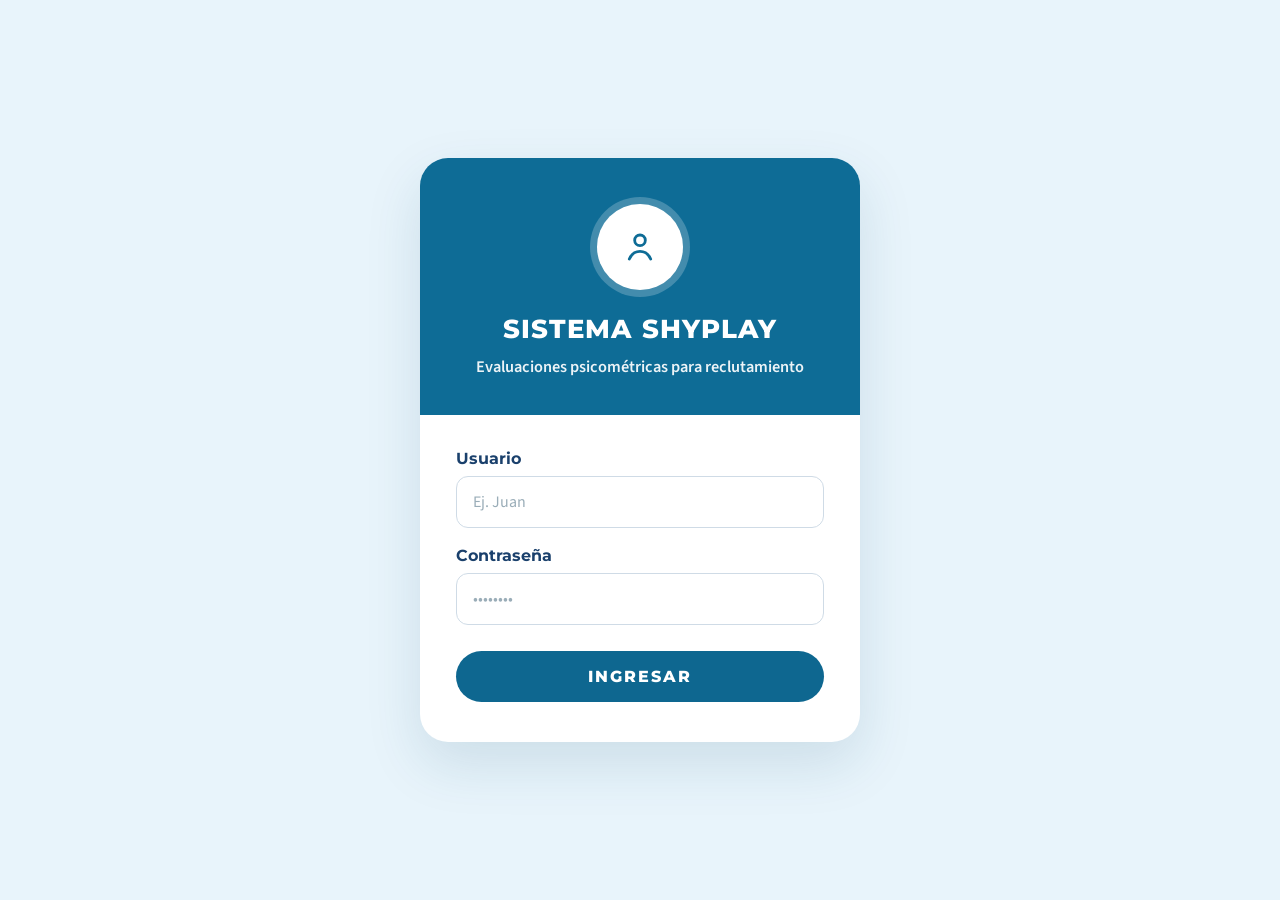
<file: pruebaSistem/test.html>
<!DOCTYPE html>
<html lang="es">
<head>
    <meta charset="UTF-8">
    <meta name="viewport" content="width=device-width, initial-scale=1.0">
    <title>Prueba Psicométrica | Sistema Shyplay</title>
    <link rel="preconnect" href="https://fonts.googleapis.com">
    <link rel="preconnect" href="https://fonts.gstatic.com" crossorigin>
    <link href="https://fonts.googleapis.com/css2?family=Montserrat:wght@600;700;800&family=Source+Sans+3:wght@400;600;700&display=swap" rel="stylesheet">
    <link rel="stylesheet" href="css/estilos.css">
    <link rel="stylesheet" href="css/estilos_bloque.css">
</head>
<body class="pagina-app">

<header class="barra">
    <div class="marca">
        <a class="marca-logo" href="#">
        <span class="marca-icono" aria-hidden="true">
          <svg viewBox="0 0 64 64"><rect width="64" height="64" rx="16" fill="#e6f5fb"/><path fill="#15a0cc" d="M12 38c0-1.4.8-2.6 2-3.1l9.2-3c.8-.3 1.6.1 2.1.8l2.4 3.4 8.4-7.1c1.4-1.2 3.5-.4 3.8 1.4l.3 1.4-6.8 6 5 2.4c1.6.8 2 2.7 1 4.1L32 55.2c-2.4 3.2-7 4.4-10.8 2.6l-7.6-3.6c-1-.5-1.6-1.4-1.6-2.4V38z"/></svg>
        </span>
            LOGO
        </a>
        <span class="marca-divisor" aria-hidden="true"></span>
        <p class="marca-empresa">SISTEMA PSICOMÉTRICO</p>
    </div>
    <div class="aspirante">
        <div>
            <span class="aspirante-etiqueta">ASPIRANTE:</span>
            <strong class="aspirante-nombre" id="aspirante-nombre">Juan Pérez (ID: 12345)</strong>
        </div>
    </div>
</header>

<!-- Contenido principal centrado a pantalla completa (Sin barra lateral) -->
<main class="contenido" style="max-width: 900px; margin: 30px auto; padding: 0 20px; float: none; width: 100%;">
    <section class="banner" data-servicio="pruebas.activa">
        <h1 class="banner-titulo" id="titulo-prueba">PRUEBA ACTIVA: Batería Unificada</h1>
        <div class="banner-tiempo">
            <div>
                <span>Tiempo restante:</span>
                <strong id="tiempo">25:00</strong>
            </div>
        </div>
    </section>

    <section class="panel panel-prueba">
        <p class="instrucciones" id="instrucciones">
            <strong>Instrucciones:</strong> Responde cada reactivo con atención. La prueba avanza de forma continua.
        </p>

        <!-- Contenedor Vocabulario -->
        <div id="seccion-vocabulario" class="seccion-test" style="display:none;">
            <h2 class="pregunta-texto" id="enunciado">Cargando vocabulario...</h2>
            <div class="opciones" id="opciones"></div>
        </div>

        <!-- Contenedor Abstracción -->
        <div id="seccion-abstraccion" class="seccion-test" style="display:none;">
            <div class="contenedor-reactivo-inline" style="text-align: center; margin: 40px 0;">
                <span id="enunciado-serie" style="font-size: 1.5rem; font-weight: 700; color: #0c74a0; letter-spacing: 2px;">Cargando serie...</span>
                <input type="text" id="input-respuesta" class="input-inline" autocomplete="off" placeholder="" autofocus>
            </div>
        </div>

        <!-- Contenedor Bloques -->
        <div id="seccion-bloques" class="seccion-test" style="display:none;">
            <div class="contenedor-pregunta-bloque" id="contenedor-pregunta">
                <p>Cargando bloques...</p>
            </div>
            <div id="opciones-bloques"></div>
        </div>

        <div style="margin-top: 28px; display: flex; justify-content: flex-end;">
            <button type="button" class="boton" id="btn-siguiente">Siguiente</button>
        </div>

        <div class="cierre" id="cierre" hidden>
            <h2>Prueba completada</h2>
            <p>Has finalizado la batería psicométrica exitosamente.</p>
        </div>
    </section>
</main>
<!-- SPINNER / MODAL DE CARGA ("Un momento") -->
<div id="modal-cargando" style="position: fixed; top: 0; left: 0; width: 100%; height: 100%; background: rgba(0,0,0,0.5); display: flex; justify-content: center; align-items: center; z-index: 9999;">
    <div style="background: white; padding: 40px; border-radius: 12px; text-align: center; box-shadow: 0 4px 20px rgba(0,0,0,0.15);">
        <div class="spinner" style="border: 4px solid #f3f3f3; border-top: 4px solid #15a0cc; border-radius: 50%; width: 40px; height: 40px; animation: spin 1s linear infinite; margin: 0 auto 15px auto;"></div>
        <h3 style="font-family: 'Montserrat', sans-serif; color: #333; margin: 0;">Un momento</h3>
        <p style="color: #666; font-size: 14px; margin-top: 5px;">Cargando evaluación...</p>
    </div>
</div>
<style>
    @keyframes spin { 0% { transform: rotate(0deg); } 100% { transform: rotate(360deg); } }
</style>

<!--<script src="js/comun.js"></script>-->
<script src="js/cronometro_global.js"></script>
<script src="js/coordinador_test.js"></script>
</body>
</html>
</file>
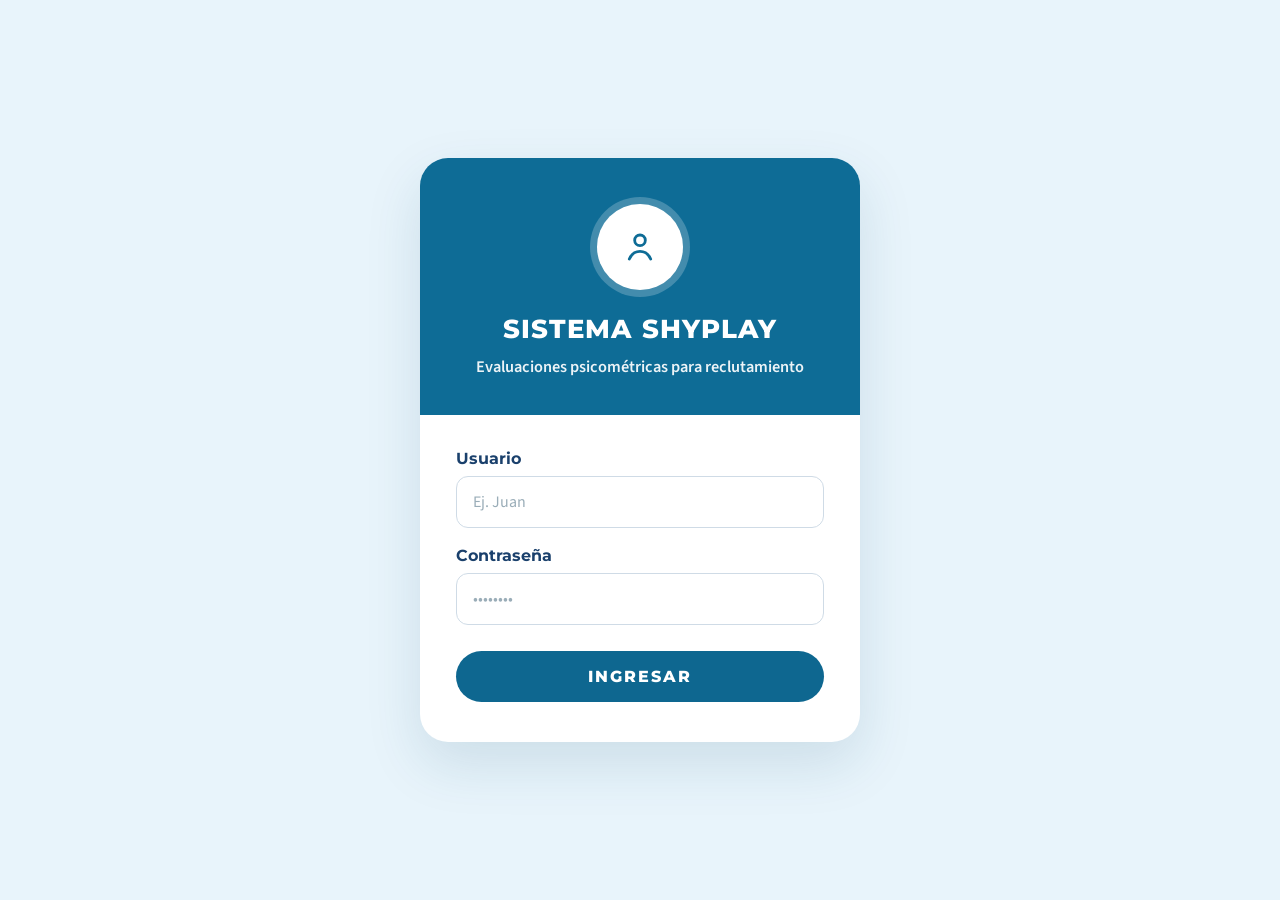
<file: pruebaSistem/test_abstraccion.html>
<!DOCTYPE html>
<html lang="es">
<head>
    <meta charset="UTF-8">
    <meta name="viewport" content="width=device-width, initial-scale=1.0">
    <title>Prueba Activa: Abstracción | Sistema Shyplay</title>
    <link rel="preconnect" href="https://fonts.googleapis.com">
    <link rel="preconnect" href="https://fonts.gstatic.com" crossorigin>
    <link href="https://fonts.googleapis.com/css2?family=Montserrat:wght@600;700;800&family=Source+Sans+3:wght@400;600;700&display=swap" rel="stylesheet">
    <link rel="stylesheet" href="css/estilos.css">
    <script>
        (function () {
            var entradas = performance.getEntriesByType ? performance.getEntriesByType("navigation") : [];
            var recarga = entradas.length ? entradas[0].type === "reload" : (performance.navigation && performance.navigation.type === 1);
            if (recarga) {
                sessionStorage.removeItem("shyplay_sesion");
                location.replace("login.html");
                return;
            }
            if (!sessionStorage.getItem("shyplay_sesion")) {
                location.replace("login.html");
            }
        })();
    </script>
</head>
<body class="pagina-app">

<!-- Barra superior -->
<header class="barra">
    <div class="marca">
        <a class="marca-logo" href="dashboard.html">
        <span class="marca-icono" aria-hidden="true">
          <svg viewBox="0 0 64 64"><rect width="64" height="64" rx="16" fill="#e6f5fb"/><path fill="#15a0cc" d="M12 38c0-1.4.8-2.6 2-3.1l9.2-3c.8-.3 1.6.1 2.1.8l2.4 3.4 8.4-7.1c1.4-1.2 3.5-.4 3.8 1.4l.3 1.4-6.8 6 5 2.4c1.6.8 2 2.7 1 4.1L32 55.2c-2.4 3.2-7 4.4-10.8 2.6l-7.6-3.6c-1-.5-1.6-1.4-1.6-2.4V38z"/></svg>
        </span>
            LOGO
        </a>
        <span class="marca-divisor" aria-hidden="true"></span>
        <p class="marca-empresa">PRUEBA PSICOMETRICO</p>
    </div>
    <div class="aspirante">
        <div>
            <span class="aspirante-etiqueta">ASPIRANTE:</span>
            <strong class="aspirante-nombre" id="aspirante-nombre">Juan Pérez (ID: 12345)</strong>
        </div>
    </div>
</header>

<div class="layout">
    <!-- Menú lateral de navegación -->
    <nav class="menu" aria-label="Principal">
        <a href="dashboard.html">Inicio</a>
        <a class="activo" href="pruebas.html">Pruebas</a>
        <a href="resultados.html">Resultados</a>
        <a href="contacto.html">Contacto</a>
    </nav>

    <!-- Contenido principal de Abstracción -->
    <main class="contenido">
        <section class="banner" data-servicio="pruebas.activa">
            <h1 class="banner-titulo banner-titulo-aspirante" id="titulo-prueba">
                <span class="banner-etiqueta">ASPIRANTE:</span>
                <strong id="aspirante-banner">Juan Pérez (ID: 12345)</strong>
            </h1>
            <div class="banner-tiempo">
                <div>
                    <span>Tiempo restante:</span>
                    <strong id="tiempo">--:--</strong>
                </div>
            </div>
        </section>

        <section class="panel panel-prueba">
            <p class="insignia" id="contador">Pregunta 1 de 25</p>
            <p class="instrucciones" id="instrucciones">
                <strong>Instrucciones:</strong> Analiza la serie y escribe la letra, número o palabra que falta.
            </p>

            <!-- Contenedor unificado para la serie y el input inline -->
            <div class="contenedor-reactivo-inline" style="text-align: center; margin: 40px 0;">
                <span id="enunciado-serie" style="font-size: 1.5rem; font-weight: 700; color: #0c74a0; letter-spacing: 2px;">Cargando serie...</span>
                <!-- Input integrado en línea con estilo de guion bajo o cajita sutil -->
                <input type="text" id="input-respuesta" class="input-inline" autocomplete="off" placeholder="" disabled>
            </div>

            <div style="margin-top: 28px; display: flex; justify-content: flex-end;">
                <button type="button" class="boton" id="btn-siguiente">Siguiente</button>
            </div>

            <div class="cierre" id="cierre" hidden>
                <h2>Prueba completada</h2>
                <p>Respondiste las 25 preguntas de Abstraccion.</p>
                <a class="boton" href="pruebas.html">Ir al catalogo de pruebas</a>
            </div>
        </section>
    </main>
</div>

<!-- Scripts del sistema -->
<script src="js/comun.js"></script>
<script src="js/test_abstraccion.js"></script>
</body>
</html>
</file>
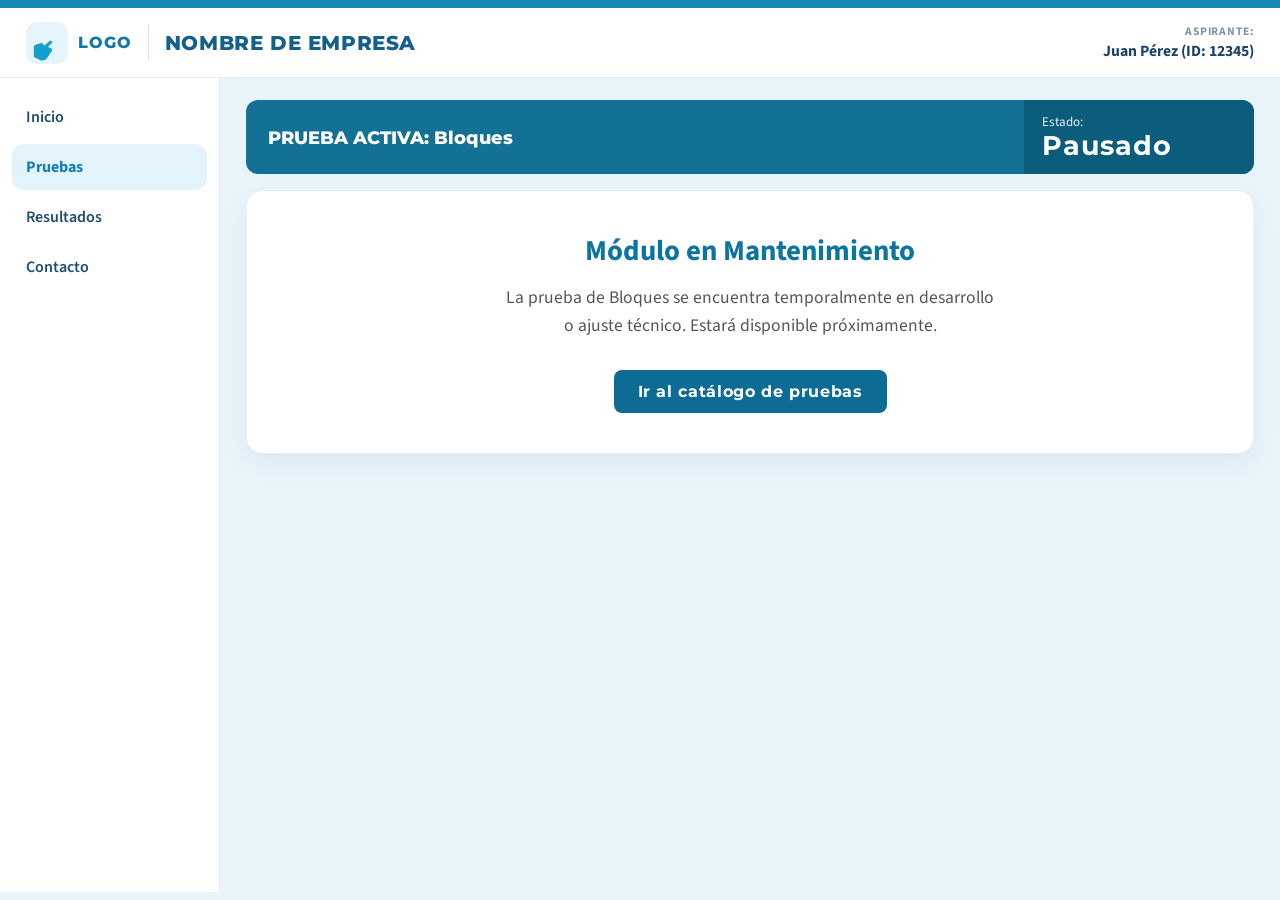
<file: pruebaSistem/test_bloques.html>
<!DOCTYPE html>
<html lang="es">
<head>
    <meta charset="UTF-8">
    <meta name="viewport" content="width=device-width, initial-scale=1.0">
    <title>Prueba en Mantenimiento | Sistema Shyplay</title>
    <link rel="preconnect" href="https://fonts.googleapis.com">
    <link rel="preconnect" href="https://fonts.gstatic.com" crossorigin>
    <link href="https://fonts.googleapis.com/css2?family=Montserrat:wght@600;700;800&family=Source+Sans+3:wght@400;600;700&display=swap" rel="stylesheet">
    <link rel="stylesheet" href="css/estilos.css">
</head>
<body class="pagina-app">
<header class="barra">
    <div class="marca">
        <a class="marca-logo" href="dashboard.html">
        <span class="marca-icono" aria-hidden="true">
          <svg viewBox="0 0 64 64"><rect width="64" height="64" rx="16" fill="#e6f5fb"/><path fill="#15a0cc" d="M12 38c0-1.4.8-2.6 2-3.1l9.2-3c.8-.3 1.6.1 2.1.8l2.4 3.4 8.4-7.1c1.4-1.2 3.5-.4 3.8 1.4l.3 1.4-6.8 6 5 2.4c1.6.8 2 2.7 1 4.1L32 55.2c-2.4 3.2-7 4.4-10.8 2.6l-7.6-3.6c-1-.5-1.6-1.4-1.6-2.4V38z"/></svg>
        </span>
            LOGO
        </a>
        <span class="marca-divisor" aria-hidden="true"></span>
        <p class="marca-empresa">NOMBRE DE EMPRESA</p>
    </div>
    <div class="aspirante">
        <div>
            <span class="aspirante-etiqueta">ASPIRANTE:</span>
            <strong class="aspirante-nombre" id="aspirante-nombre">Juan Pérez (ID: 12345)</strong>
        </div>
    </div>
</header>

<div class="layout">
    <nav class="menu" aria-label="Principal">
        <a href="dashboard.html">Inicio</a>
        <a class="activo" href="pruebas.html">Pruebas</a>
        <a href="resultados.html">Resultados</a>
        <a href="contacto.html">Contacto</a>
    </nav>

    <main class="contenido">
        <section class="banner" data-servicio="pruebas.activa">
            <h1 class="banner-titulo" id="titulo-prueba">PRUEBA ACTIVA: Bloques</h1>
            <div class="banner-tiempo">
                <div>
                    <span>Estado:</span>
                    <strong>Pausado</strong>
                </div>
            </div>
        </section>

        <section class="panel panel-prueba" style="text-align: center; padding: 40px 20px;">
            <div style="max-width: 500px; margin: 0 auto;">
                
                <h2 style="color: #0c74a0; margin-bottom: 12px; font-size: 1.8rem;">Módulo en Mantenimiento</h2>
                <p style="color: #555; font-size: 1.1rem; line-height: 1.6; margin-bottom: 30px;">
                    La prueba de Bloques se encuentra temporalmente en desarrollo o ajuste técnico. Estará disponible próximamente.
                </p>
                <a class="boton" href="pruebas.html" style="display: inline-block; padding: 12px 24px; text-decoration: none;">Ir al catálogo de pruebas</a>
            </div>
        </section>
    </main>
</div>
<script src="js/comun.js"></script>
</body>
</html>
</file>
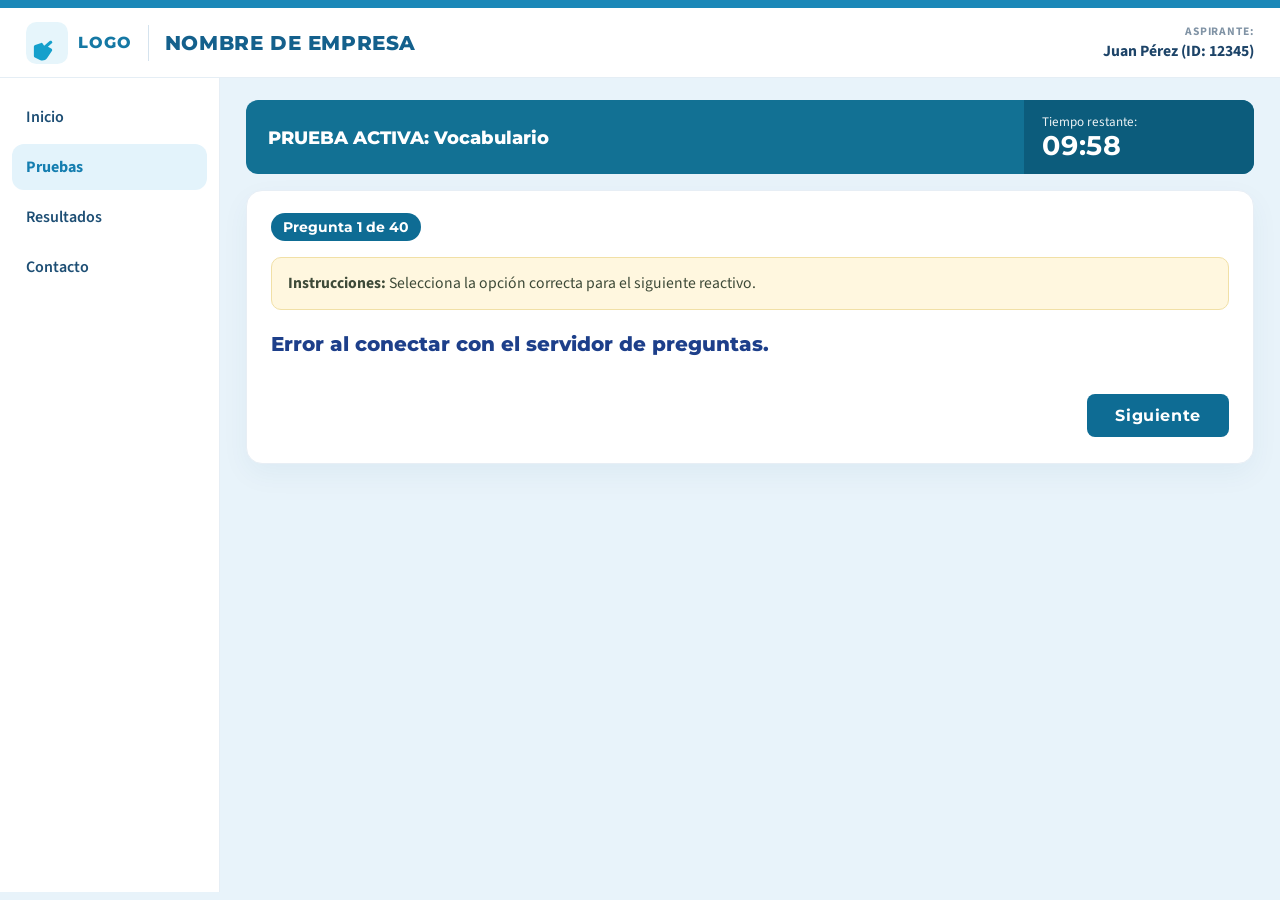
<file: pruebaSistem/test_vocabulario.html>
<!DOCTYPE html>
<html lang="es">
<head>
    <meta charset="UTF-8">
    <meta name="viewport" content="width=device-width, initial-scale=1.0">
    <title>Prueba Activa | Sistema Shyplay</title>
    <link rel="preconnect" href="https://fonts.googleapis.com">
    <link rel="preconnect" href="https://fonts.gstatic.com" crossorigin>
    <link href="https://fonts.googleapis.com/css2?family=Montserrat:wght@600;700;800&family=Source+Sans+3:wght@400;600;700&display=swap" rel="stylesheet">
    <link rel="stylesheet" href="css/estilos.css">
</head>
<body class="pagina-app">
<header class="barra">
    <div class="marca">
        <a class="marca-logo" href="dashboard.html">
        <span class="marca-icono" aria-hidden="true">
          <svg viewBox="0 0 64 64"><rect width="64" height="64" rx="16" fill="#e6f5fb"/><path fill="#15a0cc" d="M12 38c0-1.4.8-2.6 2-3.1l9.2-3c.8-.3 1.6.1 2.1.8l2.4 3.4 8.4-7.1c1.4-1.2 3.5-.4 3.8 1.4l.3 1.4-6.8 6 5 2.4c1.6.8 2 2.7 1 4.1L32 55.2c-2.4 3.2-7 4.4-10.8 2.6l-7.6-3.6c-1-.5-1.6-1.4-1.6-2.4V38z"/></svg>
        </span>
            LOGO
        </a>
        <span class="marca-divisor" aria-hidden="true"></span>
        <p class="marca-empresa">NOMBRE DE EMPRESA</p>
    </div>
    <div class="aspirante">
        <div>
            <span class="aspirante-etiqueta">ASPIRANTE:</span>
            <strong class="aspirante-nombre" id="aspirante-nombre">Juan Pérez (ID: 12345)</strong>
        </div>
    </div>
</header>

<div class="layout">
    <nav class="menu" aria-label="Principal">
        <a href="dashboard.html">Inicio</a>
        <a class="activo" href="dashboard.html">Pruebas</a>
        <a href="resultados.html">Resultados</a>
        <a href="contacto.html">Contacto</a>
    </nav>

    <main class="contenido">
        <section class="banner" data-servicio="pruebas.activa">
            <h1 class="banner-titulo" id="titulo-prueba">PRUEBA ACTIVA: Vocabulario</h1>
            <div class="banner-tiempo">
                <div>
                    <span>Tiempo restante:</span>
                    <strong id="tiempo">09:58</strong>
                </div>
            </div>
        </section>

        <section class="panel panel-prueba">
            <p class="insignia" id="contador">Pregunta 1 de 40</p>
            <p class="instrucciones" id="instrucciones">
                <strong>Instrucciones:</strong> Selecciona la opción correcta para el siguiente reactivo.
            </p>
            <h2 class="pregunta-texto" id="enunciado">Cargando pregunta...</h2>
            <div class="opciones" id="opciones">
                <!-- Las opciones se generan dinámicamente con JS -->
            </div>

            <div style="margin-top: 24px; display: flex; justify-content: flex-end;">
                <button type="button" class="boton" id="btn-siguiente">Siguiente</button>
            </div>

            <div class="cierre" id="cierre" hidden>
                <h2>Prueba completada</h2>
                <p>Respondiste las 40 preguntas de Vocabulario.</p>
                <a class="boton" href="pruebas.html">Ir al catalogo de pruebas</a>
            </div>
        </section>
    </main>
</div>
<script src="js/comun.js"></script>
<script src="js/test_vocabulario.js"></script>
</body>
</html>
</file>
<file: pruebaSistem/css/estilos.css>
:root {
  --fondo: #e7f3fb;
  --fondo-suave: #f4f8fb;
  --blanco: #ffffff;
  --azul: #0e6c94;
  --azul-oscuro: #0b5878;
  --azul-medio: #1787b4;
  --azul-texto: #163a62;
  --azul-titulo: #1a3d86;
  --texto: #1d3550;
  --texto-suave: #5d7388;
  --borde: #d5e1ec;
  --opcion: #f3f6fa;
  --aviso: #fff7df;
  --aviso-borde: #f1e0a6;
  --activo: #e4f3fb;
  --sombra: 0 22px 55px rgba(18, 74, 112, 0.13);
  --radio: 26px;
  --fuente: "Source Sans 3", "Segoe UI", sans-serif;
  --titulo: Montserrat, "Segoe UI", sans-serif;
}

* { box-sizing: border-box; }

[hidden] { display: none !important; }

html, body { margin: 0; padding: 0; }

body {
  font-family: var(--fuente);
  color: var(--texto);
  background: var(--fondo);
  min-height: 100vh;
}

button, input, textarea, select { font-family: inherit; font-size: 1rem; }

a { color: inherit; }

img, svg { display: block; }

h1, h2, h3, p { margin: 0; }

.boton {
  display: inline-flex;
  align-items: center;
  justify-content: center;
  gap: 8px;
  border: 0;
  border-radius: 8px; /* Cambiado de 999px (píldora) a 8px para esquinas redondeadas rectangulares */
  background: var(--azul);
  color: #fff;
  text-decoration: none;
  font-family: var(--titulo);
  font-weight: 700;
  letter-spacing: 0.04em;
  padding: 12px 28px; /* Un poco más ancho para que luzca como botón de acción */
  cursor: pointer;
  transition: background 0.15s ease, transform 0.15s ease;
}

.boton:hover { background: var(--azul-oscuro); }

.boton:disabled {
  background: #8fb4c8;
  cursor: default;
}

.boton:focus-visible,
.menu a:focus-visible,
input:focus-visible,
textarea:focus-visible {
  outline: 3px solid rgba(23, 135, 180, 0.35);
  outline-offset: 2px;
}

.mensaje-error,
.mensaje-ok {
  border-radius: 10px;
  padding: 10px 12px;
  font-size: 0.95rem;
  margin: 0 0 14px;
}

.mensaje-error {
  background: #fdecec;
  color: #8d2b2b;
}

.mensaje-ok {
  background: #e7f6ee;
  color: #0f6b45;
}

.insignia {
  display: inline-flex;
  align-items: center;
  background: var(--azul);
  color: #fff;
  border-radius: 999px;
  padding: 6px 12px;
  font-size: 0.86rem;
  font-weight: 700;
  font-family: var(--titulo);
}

.titulo-pagina {
  font-family: var(--titulo);
  font-size: 1.7rem;
  font-weight: 800;
  color: var(--azul-texto);
}

.subtitulo {
  margin-top: 4px;
  color: var(--texto-suave);
  font-size: 1.05rem;
}

.campo {
  display: flex;
  flex-direction: column;
  gap: 8px;
  margin-bottom: 16px;
}

.campo label,
.login-form label {
  font-family: var(--titulo);
  font-weight: 700;
  color: #1a406c;
  font-size: 0.98rem;
}

.campo input,
.campo textarea,
.campo select,
.login-form input {
  width: 100%;
  border: 1.5px solid #cfdbe6;
  border-radius: 12px;
  background: #fff;
  color: var(--texto);
  padding: 14px 16px;
  outline: none;
}

.campo textarea { min-height: 120px; resize: vertical; }

.campo input:focus,
.campo textarea:focus,
.login-form input:focus {
  border-color: var(--azul-medio);
  box-shadow: 0 0 0 4px rgba(23, 135, 180, 0.12);
}

::placeholder { color: #9aadb8; }

/* Login */
.pagina-login {
  min-height: 100vh;
  display: grid;
  place-items: center;
  padding: 28px 16px;
  background: #e8f4fb;
}

.tarjeta-login {
  width: min(440px, 100%);
  background: #fff;
  border-radius: 28px;
  overflow: hidden;
  box-shadow: var(--sombra);
}

.login-cabecera {
  background: #0e6c96;
  color: #fff;
  text-align: center;
  padding: 46px 32px 36px;
}

.login-icono {
  width: 86px;
  height: 86px;
  margin: 0 auto 22px;
  border-radius: 50%;
  background: #fff;
  color: #0e6c96;
  display: grid;
  place-items: center;
  box-shadow: 0 0 0 7px rgba(255, 255, 255, 0.22);
}

.login-icono svg {
  width: 40px;
  height: 40px;
  fill: none;
  stroke: currentColor;
  stroke-width: 1.7;
  stroke-linecap: round;
  stroke-linejoin: round;
}

.login-cabecera h1 {
  font-family: var(--titulo);
  font-size: 1.65rem;
  font-weight: 800;
  letter-spacing: 0.04em;
}

.login-cabecera p {
  margin-top: 10px;
  font-size: 1.02rem;
  font-weight: 600;
  color: rgba(255, 255, 255, 0.92);
}

.login-form { padding: 34px 36px 40px; }

.login-form .campo { margin-bottom: 18px; }

.login-form button {
  width: 100%;
  margin-top: 8px;
  border: 0;
  border-radius: 999px;
  background: #0e6790;
  color: #fff;
  font-family: var(--titulo);
  font-weight: 800;
  letter-spacing: 0.12em;
  padding: 16px 18px;
  cursor: pointer;
}

.login-form button:hover { background: #0b5678; }

/* Aplicación */
.pagina-app { background: #e8f3fa; }

.barra {
  background: #fff;
  min-height: 78px;
  padding: 12px 26px;
  display: flex;
  align-items: center;
  justify-content: space-between;
  gap: 18px;
  border-top: 8px solid #1b88b8;
  border-bottom: 1px solid #e5eef5;
}

.marca {
  display: flex;
  align-items: center;
  gap: 16px;
  min-width: 0;
}

.marca-logo {
  display: flex;
  align-items: center;
  gap: 10px;
  text-decoration: none;
  color: #1578a4;
  font-family: var(--titulo);
  font-weight: 800;
  letter-spacing: 0.06em;
}

.marca-icono svg { width: 42px; height: 42px; }

.marca-divisor {
  width: 1px;
  height: 36px;
  background: #d5e3ee;
}

.marca-empresa {
  font-family: var(--titulo);
  font-weight: 800;
  font-size: 1.25rem;
  letter-spacing: 0.03em;
  color: #14608c;
}

.aspirante {
  display: flex;
  align-items: center;
  gap: 12px;
  text-align: right;
  flex-shrink: 0;
}

.aspirante-etiqueta {
  display: block;
  font-size: 0.72rem;
  letter-spacing: 0.08em;
  font-weight: 700;
  color: #8093a5;
}

.aspirante-nombre {
  display: block;
  color: #1d4468;
  font-size: 0.98rem;
}

.aspirante-avatar {
  width: 42px;
  height: 42px;
  border-radius: 50%;
  background: #1a7eae;
  color: #fff;
  display: grid;
  place-items: center;
}

.aspirante-avatar svg {
  width: 22px;
  height: 22px;
  fill: none;
  stroke: currentColor;
  stroke-width: 1.8;
  stroke-linecap: round;
  stroke-linejoin: round;
}

.layout {
  display: flex;
  min-height: calc(100vh - 86px);
}

.menu {
  width: 220px;
  flex-shrink: 0;
  background: #fff;
  border-right: 1px solid #e6eef5;
  padding: 16px 12px;
}

.menu a {
  display: flex;
  align-items: center;
  gap: 12px;
  text-decoration: none;
  color: #1d4e74;
  font-weight: 600;
  padding: 12px 14px;
  border-radius: 12px;
  margin-bottom: 4px;
}

.menu a svg {
  width: 22px;
  height: 22px;
  fill: none;
  stroke: currentColor;
  stroke-width: 1.8;
  stroke-linecap: round;
  stroke-linejoin: round;
  flex-shrink: 0;
}

.menu a:hover { background: #f3f9fd; }

.menu a.activo {
  background: #e3f3fb;
  color: #157eb0;
  font-weight: 700;
}

.contenido {
  flex: 1;
  min-width: 0;
  padding: 22px 26px 36px;
}

.panel {
  background: #fff;
  border: 1px solid #e7eef5;
  border-radius: 16px;
  padding: 22px 24px 26px;
  box-shadow: 0 10px 28px rgba(28, 84, 122, 0.05);
}

.resumen {
  display: grid;
  grid-template-columns: repeat(3, 1fr);
  gap: 16px;
  margin: 18px 0;
}

.tarjeta-mini {
  background: #fff;
  border: 1px solid #e7eef5;
  border-radius: 16px;
  padding: 18px 20px;
}

.tarjeta-mini span {
  color: #6d8294;
  font-size: 0.78rem;
  font-weight: 800;
  letter-spacing: 0.06em;
  font-family: var(--titulo);
}

.tarjeta-mini strong {
  display: block;
  margin-top: 8px;
  font-family: var(--titulo);
  font-size: 1.8rem;
  color: var(--azul);
}

.panel-destacado h2,
.fila-prueba h2,
.oferta h2,
.cierre h2 {
  font-family: var(--titulo);
  color: var(--azul-texto);
  font-size: 1.25rem;
  margin: 12px 0 8px;
}

.panel-destacado p,
.fila-prueba p,
.oferta p,
.texto-ayuda {
  color: var(--texto-suave);
  line-height: 1.45;
}

.panel-destacado .boton,
.fila-prueba .boton { margin-top: 16px; }

.rejilla-form {
  display: grid;
  grid-template-columns: 1fr 1fr;
  gap: 4px 16px;
  margin-top: 18px;
}

.campo-ancho { grid-column: 1 / -1; }

.lista { display: grid; gap: 12px; margin-top: 18px; }

.oferta,
.fila-prueba {
  display: flex;
  align-items: center;
  justify-content: space-between;
  gap: 16px;
  background: #f7fbfe;
  border: 1px solid #e5eef5;
  border-left: 4px solid var(--azul);
  border-radius: 14px;
  padding: 16px 18px;
}

.oferta h2,
.fila-prueba h2 { margin: 0 0 4px; }

.estado {
  flex-shrink: 0;
  background: #e5f4fb;
  color: #0e6a92;
  border-radius: 999px;
  padding: 6px 12px;
  font-size: 0.82rem;
  font-weight: 800;
  font-family: var(--titulo);
}

.estado-ok {
  background: #e6f7ee;
  color: #0e7a4b;
}

.vacio {
  text-align: center;
  padding: 28px 12px 12px;
}

.vacio-icono {
  width: 64px;
  height: 64px;
  margin: 0 auto 14px;
  border-radius: 50%;
  background: #e7f3fb;
  color: var(--azul);
  display: grid;
  place-items: center;
}

.vacio-icono svg {
  width: 30px;
  height: 30px;
  fill: none;
  stroke: currentColor;
  stroke-width: 1.8;
  stroke-linecap: round;
  stroke-linejoin: round;
}

.vacio h2 {
  font-family: var(--titulo);
  color: var(--azul-texto);
  margin-bottom: 8px;
}

.contacto-grid {
  display: grid;
  grid-template-columns: 1.4fr 0.8fr;
  gap: 18px;
  margin-top: 18px;
}

.titulo-aside {
  font-size: 1.05rem;
  margin-bottom: 14px;
}

.dato-contacto {
  background: #f7fbfe;
  border-radius: 14px;
  padding: 16px;
  margin-bottom: 12px;
}

.dato-contacto span {
  display: block;
  font-size: 0.78rem;
  letter-spacing: 0.05em;
  font-weight: 800;
  color: #6d8294;
  font-family: var(--titulo);
  margin-bottom: 4px;
}

/* Prueba activa */
.banner {
  display: flex;
  align-items: stretch;
  background: #127194;
  color: #fff;
  border-radius: 12px;
  overflow: hidden;
  min-height: 74px;
}

.banner-titulo {
  flex: 1;
  display: flex;
  align-items: center;
  padding: 16px 22px;
  font-family: var(--titulo);
  font-weight: 800;
  font-size: 1.12rem;
}

.banner-tiempo {
  background: #0c5c7c;
  min-width: 230px;
  display: flex;
  align-items: center;
  gap: 12px;
  padding: 12px 18px;
}

.banner-tiempo svg {
  width: 34px;
  height: 34px;
  fill: none;
  stroke: #fff;
  stroke-width: 1.7;
  stroke-linecap: round;
  stroke-linejoin: round;
  flex-shrink: 0;
}

.banner-tiempo span {
  display: block;
  font-size: 0.82rem;
  opacity: 0.92;
}

.banner-tiempo strong {
  display: block;
  font-family: var(--titulo);
  font-size: 1.7rem;
  letter-spacing: 0.03em;
  line-height: 1.1;
}

.banner-tiempo.agotado { background: #8d3b3b; }

.panel-prueba { margin-top: 16px; }

.instrucciones {
  margin-top: 16px;
  background: var(--aviso);
  border: 1px solid var(--aviso-borde);
  border-radius: 10px;
  padding: 14px 16px;
  color: #3e4a38;
  line-height: 1.45;
  font-size: 0.98rem;
}

.pregunta-texto {
  margin: 22px 0 14px;
  color: #1d3f8a;
  font-family: var(--titulo);
  font-size: 1.22rem;
  font-weight: 800;
}

.opciones { display: grid; gap: 10px; }

.opcion {
  display: flex;
  align-items: center;
  gap: 14px;
  background: var(--opcion);
  border: 2px solid transparent;
  border-radius: 12px;
  padding: 14px 16px;
  color: #5b6e82;
  font-weight: 600;
  cursor: pointer;
}

.opcion:hover { background: #eaf2f8; }

.opcion input {
  appearance: none;
  width: 22px;
  height: 22px;
  margin: 0;
  border: 2px solid #b7c5d3;
  border-radius: 50%;
  background: #fff;
  display: grid;
  place-items: center;
  flex-shrink: 0;
}

.opcion input:checked { border-color: var(--azul); }

.opcion input:checked::after {
  content: "";
  width: 12px;
  height: 12px;
  border-radius: 50%;
  background: var(--azul);
}

.opcion:has(input:checked) {
  background: #e7f3fb;
  border-color: #7eb6d4;
  color: #1a4d73;
}

.cierre { padding-top: 8px; }

.cierre p { margin-bottom: 18px; }

@media (max-width: 900px) {
  .barra { align-items: flex-start; flex-direction: column; }
  .aspirante { text-align: left; }
  .layout { flex-direction: column; }
  .menu {
    width: 100%;
    display: flex;
    gap: 6px;
    overflow-x: auto;
    border-right: 0;
    border-bottom: 1px solid #e6eef5;
  }
  .menu a { margin: 0; white-space: nowrap; }
  .resumen,
  .rejilla-form,
  .contacto-grid { grid-template-columns: 1fr; }
  .banner { flex-direction: column; }
  .banner-tiempo { min-width: 0; }
  .oferta,
  .fila-prueba { flex-direction: column; align-items: flex-start; }
  .marca-empresa { font-size: 1rem; }
}

.input-inline {
  font-size: 1.5rem;
  font-weight: 700;
  text-align: center;
  width: 70px;
  padding: 4px 8px;
  margin-left: 12px;
  border: none;
  border-bottom: 3px solid #15a0cc;
  background-color: #f4f9fb;
  border-radius: 4px;
  outline: none;
  color: #0c74a0;
}
.input-inline:focus {
  border-bottom-color: #0c74a0;
  background-color: #e6f5fb;
}

<!-- Estilo para la animación del círculo -->
@keyframes spin {
  0% { transform: rotate(0deg); }
  100% { transform: rotate(360deg); }
}
</file>
<file: pruebaSistem/css/resultados.css>
.reporte-contenedor { display: flex; flex-direction: column; gap: 24px; margin-top: 15px; }
    .card-info-general { background: #fff; border-radius: 10px; padding: 20px; box-shadow: 0 2px 8px rgba(0,0,0,0.05); display: flex; justify-content: space-between; align-items: center; flex-wrap: wrap; gap: 15px; }
    .badge-combinacion { background: #e6f5fb; color: #0c74a0; padding: 6px 12px; border-radius: 20px; font-weight: 700; font-size: 0.9rem; }

    .grid-pruebas { display: grid; grid-template-columns: repeat(auto-fit, minmax(280px, 1fr)); gap: 20px; }
    .card-prueba { background: #fff; border-radius: 10px; padding: 20px; box-shadow: 0 2px 8px rgba(0,0,0,0.05); border-top: 4px solid #15a0cc; }
    .card-prueba h3 { margin: 0 0 15px 0; font-size: 1.1rem; color: #333; font-family: 'Montserrat', sans-serif; }

    .tabla-metricas { width: 100%; border-collapse: collapse; margin-top: 10px; }
    .tabla-metricas th, .tabla-metricas td { padding: 8px 10px; text-align: left; font-size: 0.95rem; border-bottom: 1px solid #eee; }
    .tabla-metricas th { color: #666; font-weight: 600; }
    .tabla-metricas td { color: #222; font-weight: 700; text-align: right; }

    .card-combinado { background: #f8fafc; border: 2px dashed #cbd5e1; border-radius: 10px; padding: 20px; display: flex; flex-direction: column; gap: 12px; }
    .combinado-detalles { display: flex; justify-content: space-between; align-items: center; background: #fff; padding: 12px 18px; border-radius: 8px; box-shadow: 0 1px 3px rgba(0,0,0,0.03); }

    .buscador-candidato { display: flex; gap: 10px; margin-bottom: 20px; align-items: center; background: #fff; padding: 15px; border-radius: 10px; box-shadow: 0 2px 6px rgba(0,0,0,0.04); }
    .buscador-candidato input { padding: 10px 14px; border: 1px solid #cbd5e1; border-radius: 6px; font-size: 1rem; width: 320px; outline: none; }
    .buscador-candidato button { background: #15a0cc; color: #fff; border: none; padding: 10px 20px; border-radius: 6px; font-weight: 600; cursor: pointer; transition: background 0.2s; }
    .buscador-candidato button:hover { background: #0c74a0; }

    .historial-lista { display: flex; flex-direction: column; gap: 10px; margin-top: 15px; }
    .item-historial { background: #fff; padding: 15px 20px; border-radius: 8px; border: 1px solid #e2e8f0; display: flex; justify-content: space-between; align-items: center; box-shadow: 0 1px 3px rgba(0,0,0,0.02); transition: all 0.2s; }
    .item-historial:hover { border-color: #15a0cc; transform: translateY(-1px); }
    .btn-ver-reporte { background: #0c74a0; color: #white; color: #fff; border: none; padding: 6px 14px; border-radius: 6px; font-weight: 600; cursor: pointer; }
    .btn-ver-reporte:hover { background: #095878; }
</file>
<file: pruebaSistem/css/estilos_bloque.css>
/* Estilos específicos para la visualización de Bloques */
.contenedor-pregunta-bloque {
    display: flex;
    flex-direction: column;
    align-items: center;
    justify-content: center;
    margin: 20px auto;
    text-align: center;
    width: 100%;
}

.imagen-patron-bloque {
    width: auto;
    max-width: 80%;
    max-height: 320px;
    object-fit: contain;
    border: 2px solid #d0d0d0;
    border-radius: 12px;
    padding: 14px;
    background-color: #ffffff;
    box-shadow: 0 6px 16px rgba(0, 0, 0, 0.08);
}

.opciones-grid-bloques {
    display: flex;
    flex-direction: row; /* Forzar orden horizontal en fila */
    flex-wrap: nowrap;
    gap: 20px;
    justify-content: center;
    align-items: center;
    margin-top: 25px;
    width: 100%;
}

.tarjeta-opcion-bloque {
    display: flex;
    flex-direction: column;
    align-items: center;
    justify-content: center;
    border: 2px solid #e0e0e0;
    border-radius: 10px;
    padding: 10px 12px;
    background-color: #fafafa;
    cursor: pointer;
    transition: all 0.2s ease-in-out;
    width: 90px; /* Ancho fijo para mantener simetría perfecta en filas */
    flex-shrink: 0;
}

.tarjeta-opcion-bloque:hover {
    border-color: #15a0cc;
    background-color: #f0f9fc;
}

.tarjeta-opcion-bloque input[type="radio"] {
    margin-bottom: 6px;
    accent-color: #15a0cc;
    transform: scale(1.1);
    cursor: pointer;
}

.tarjeta-opcion-bloque .letra-opcion {
    font-weight: 700;
    font-size: 1rem;
    color: #333;
    margin-bottom: 4px;
}

.tarjeta-opcion-bloque img {
    width: 45px;
    height: 45px;
    object-fit: contain;
    background: #fff;
    border-radius: 4px;
}

/* Contenedor principal de cada subsección de selección */
.bloque-subseccion {
    width: 100%;
    max-width: 680px;
    margin: 14px auto;
    padding: 16px;
    background-color: #f8fbfd;
    border: 2px solid #cce6f0;
    border-radius: 14px;
    box-shadow: 0 3px 10px rgba(0,0,0,0.03);
}

/* Encabezado para diferenciar cada cuadro gris */
.bloque-subseccion-titulo {
    font-size: 0.98rem;
    font-weight: 700;
    color: #0c6680;
    background-color: #e6f5fb;
    padding: 6px 14px;
    border-radius: 8px;
    margin-bottom: 12px;
    text-align: center;
    border-left: 5px solid #15a0cc;
}

/* GRID DE OPCIONES: Ahora permite saltos de línea automáticos y simétricos (sin scroll) */
.opciones-grid-bloques {
    display: flex;
    flex-direction: row;
    flex-wrap: wrap; /* Clave: Permite pasar a la siguiente fila si hay muchas opciones (4 y 4, 6 y 6) */
    gap: 12px;
    justify-content: center;
    align-items: center;
    width: 100%;
}
</file>
